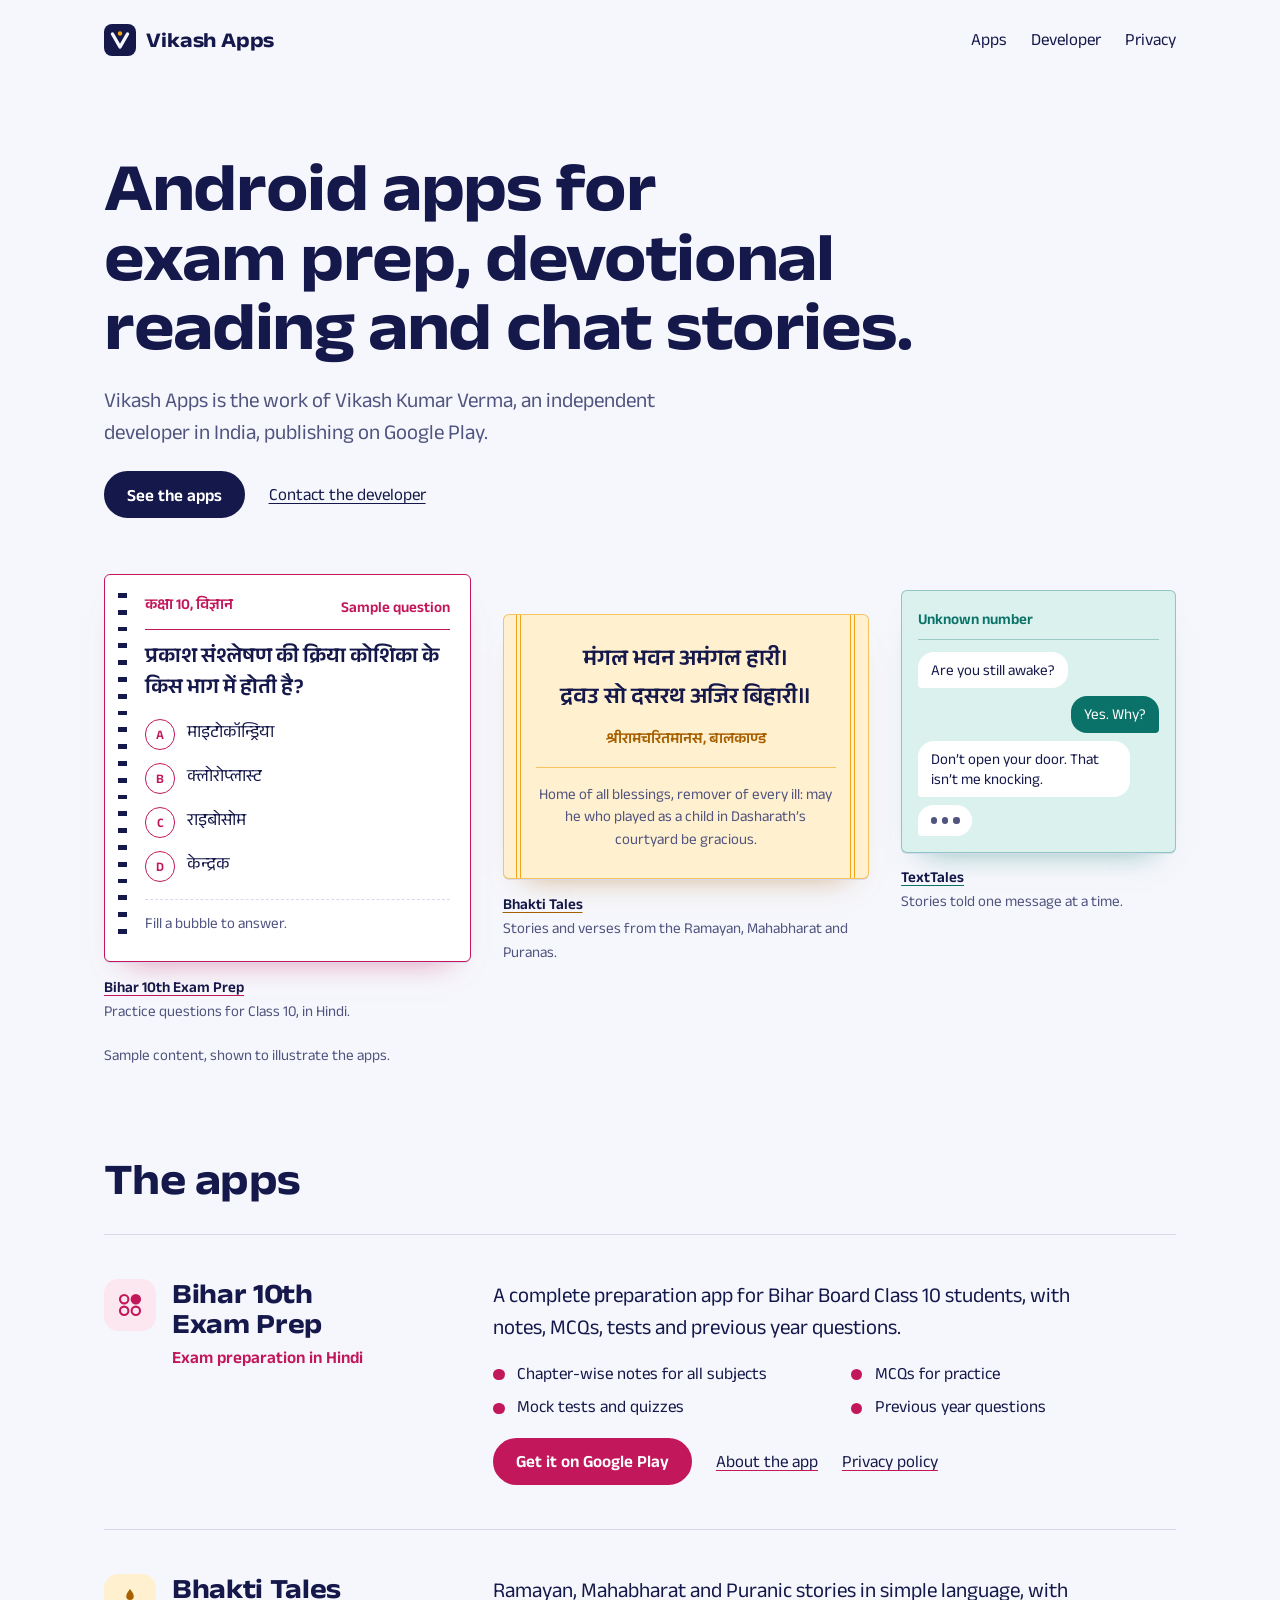
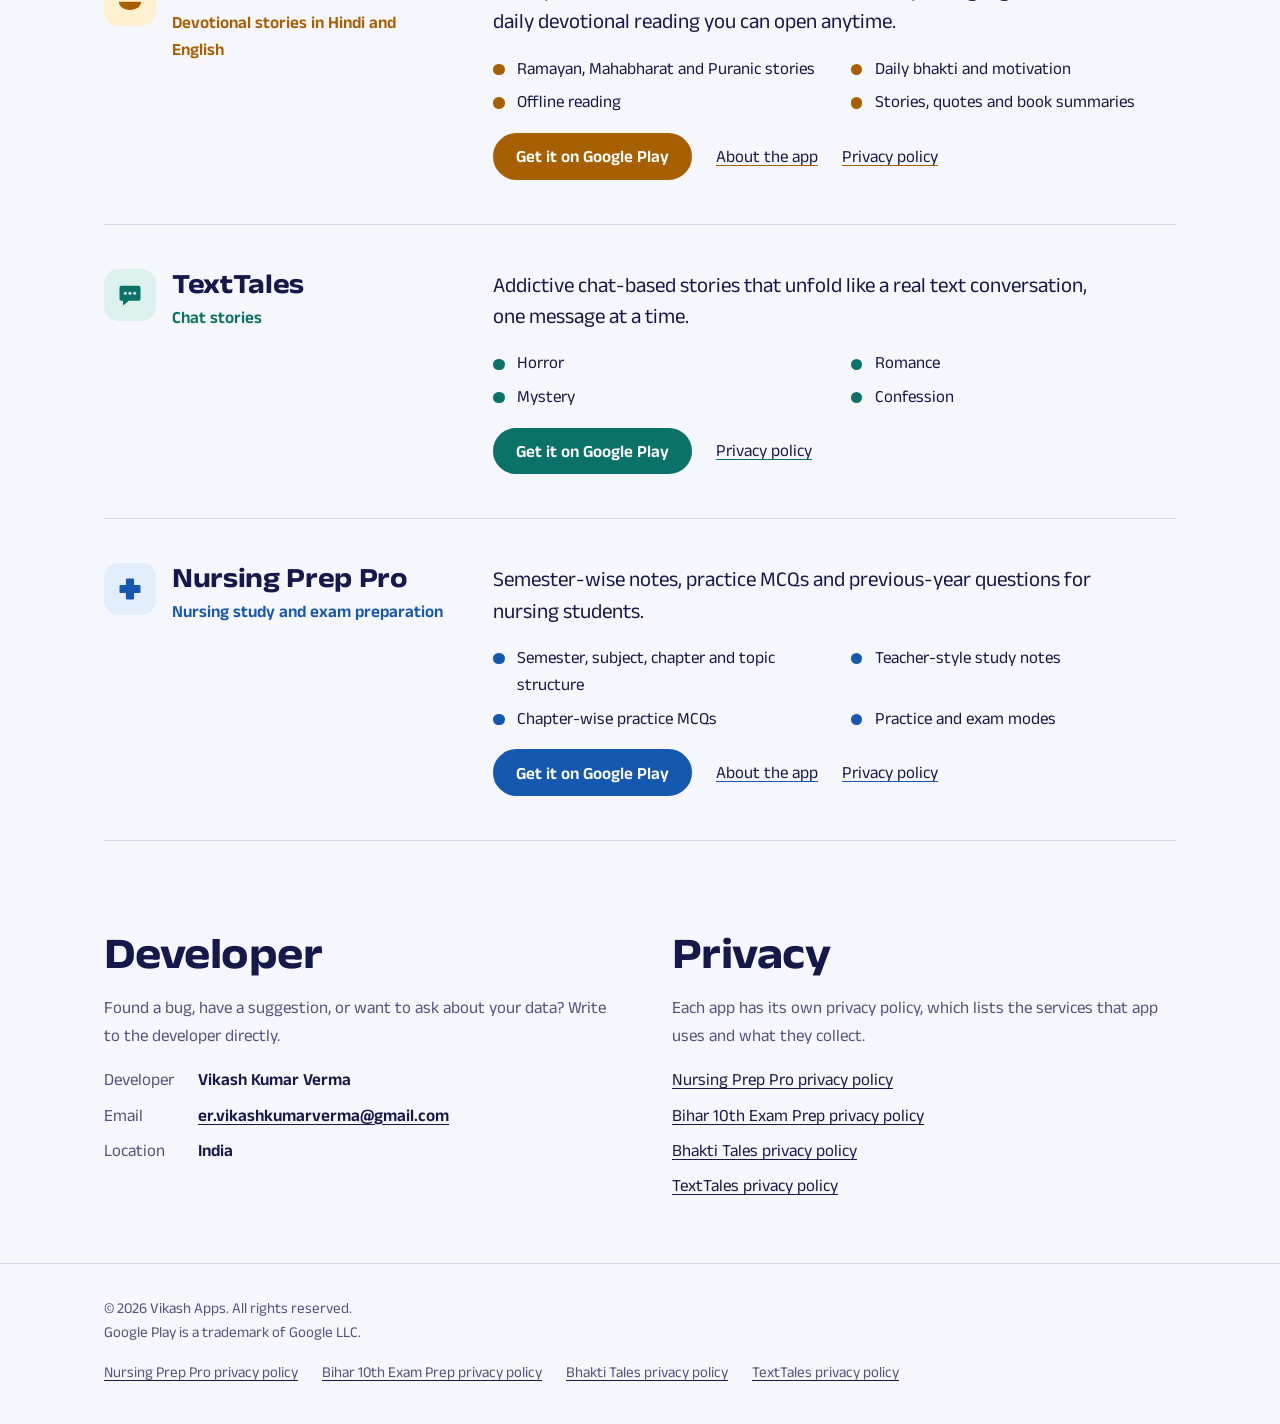
<file: index.html>
<!DOCTYPE html>
<html lang="en">
<head>
<meta charset="UTF-8">
<meta name="viewport" content="width=device-width, initial-scale=1">
<title>Vikash Apps | Android apps by Vikash Kumar Verma</title>
<meta name="description" content="Android apps by Vikash Kumar Verma: Bihar 10th Exam Prep, Bhakti Tales and TextTales chat stories. Free on Google Play.">
<meta name="author" content="Vikash Kumar Verma">
<link rel="canonical" href="https://vikashbhr.github.io/">
<meta property="og:type" content="website">
<meta property="og:site_name" content="Vikash Apps">
<meta property="og:title" content="Vikash Apps">
<meta property="og:description" content="Android apps by Vikash Kumar Verma: Bihar 10th Exam Prep, Bhakti Tales and TextTales chat stories. Free on Google Play.">
<meta property="og:url" content="https://vikashbhr.github.io/">
<meta property="og:image" content="https://vikashbhr.github.io/assets/og.png">
<meta name="twitter:card" content="summary_large_image">
<meta name="theme-color" content="#15184A">
<link rel="icon" href="assets/favicon.svg" type="image/svg+xml">
<link rel="preconnect" href="https://fonts.googleapis.com">
<link rel="preconnect" href="https://fonts.gstatic.com" crossorigin>
<link rel="stylesheet" href="https://fonts.googleapis.com/css2?family=Anek+Devanagari:wdth,wght@75..125,100..800&family=Anek+Latin:wdth,wght@75..125,100..800&display=swap">
<link rel="stylesheet" href="assets/site.css">
</head>
<body>
<a class="skip" href="#main">Skip to content</a>

<header class="wrap site-head">
  <a class="brand" href="index.html"><svg viewBox="0 0 32 32" aria-hidden="true"><rect width="32" height="32" rx="8" style="fill:var(--ink)"/><path d="M8.5 10l7.5 13 7.5-13" fill="none" style="stroke:var(--paper)" stroke-width="3.4" stroke-linecap="round" stroke-linejoin="round"/><circle cx="16" cy="9.5" r="2.2" style="fill:var(--marigold-fill)"/></svg>Vikash Apps</a>
  <nav class="site-nav" aria-label="Site">
    <a href="index.html#apps">Apps</a>
    <a href="index.html#developer">Developer</a>
    <a href="index.html#privacy">Privacy</a>
  </nav>
</header>

<main id="main">
  <section class="wrap hero">
    <h1>Android apps for exam prep, devotional reading and chat stories.</h1>
    <p class="lede">Vikash Apps is the work of Vikash Kumar Verma, an independent developer in India, publishing on Google Play.</p>
    <p class="actions"><a class="btn" href="#apps">See the apps</a><a href="#developer">Contact the developer</a></p>
  </section>

  <section class="wrap" aria-label="A look at each app">
    <div class="desk">
      <figure class="specimen omr" data-app="bihar">
        <div class="sheet">
          <p class="sheet-head"><span lang="hi">कक्षा 10, विज्ञान</span><span>Sample question</span></p>
          <fieldset>
            <legend lang="hi">प्रकाश संश्लेषण की क्रिया कोशिका के किस भाग में होती है?</legend>
            <label><input type="radio" name="q-home" id="q-home-a" value="a"><span class="bubble">A</span><span lang="hi">माइटोकॉन्ड्रिया</span></label>
            <label><input type="radio" name="q-home" id="q-home-b" value="b"><span class="bubble">B</span><span lang="hi">क्लोरोप्लास्ट</span></label>
            <label><input type="radio" name="q-home" id="q-home-c" value="c"><span class="bubble">C</span><span lang="hi">राइबोसोम</span></label>
            <label><input type="radio" name="q-home" id="q-home-d" value="d"><span class="bubble">D</span><span lang="hi">केन्द्रक</span></label>
          </fieldset>
          <p class="omr-result" aria-live="polite">
            <span class="hint">Fill a bubble to answer.</span>
            <span class="right"><span lang="hi">सही उत्तर!</span> Photosynthesis happens in the chloroplast.</span>
            <span class="wrong">Not quite. The answer is B, <span lang="hi">क्लोरोप्लास्ट</span>.</span>
          </p>
        </div>
        <figcaption><a href="apps/bihar-10th/home.html">Bihar 10th Exam Prep</a><br>Practice questions for Class 10, in Hindi.</figcaption>
      </figure>
      <figure class="specimen pothi" data-app="bhakti">
        <div class="sheet">
          <p class="verse" lang="hi">मंगल भवन अमंगल हारी।<br>द्रवउ सो दसरथ अजिर बिहारी॥</p>
          <p class="verse-src" lang="hi">श्रीरामचरितमानस, बालकाण्ड</p>
          <p class="verse-gloss">Home of all blessings, remover of every ill: may he who played as a child in Dasharath’s courtyard be gracious.</p>
        </div>
        <figcaption><a href="apps/bhakti-tales/index.html">Bhakti Tales</a><br>Stories and verses from the Ramayan, Mahabharat and Puranas.</figcaption>
      </figure>
      <figure class="specimen chat" data-app="texttales">
        <div class="sheet">
          <p class="chat-who">Unknown number</p>
          <p class="msg in">Are you still awake?</p>
          <p class="msg out">Yes. Why?</p>
          <p class="msg in">Don’t open your door. That isn’t me knocking.</p>
          <p class="msg in typing" role="img" aria-label="Typing"><i></i><i></i><i></i></p>
        </div>
        <figcaption><a href="https://play.google.com/store/apps/details?id=com.texttales.app" target="_blank" rel="noopener">TextTales</a><br>Stories told one message at a time.</figcaption>
      </figure>
    </div>
    <p class="desk-note small soft">Sample content, shown to illustrate the apps.</p>
  </section>

  <section class="wrap section" id="apps">
    <div class="stack" style="margin-bottom:2rem">
      <h2>The apps</h2>
    </div>

    <article class="app" data-app="bihar">
      <div class="app-id">
        <span class="app-mark"><svg viewBox="0 0 24 24" fill="none" stroke="currentColor" stroke-width="1.8" aria-hidden="true"><circle cx="7" cy="7" r="3.6"/><circle cx="17" cy="7" r="3.6" fill="currentColor"/><circle cx="7" cy="17" r="3.6"/><circle cx="17" cy="17" r="3.6"/></svg></span>
        <div><h3>Bihar 10th Exam Prep</h3><p class="app-kind">Exam preparation in Hindi</p></div>
      </div>
      <div class="app-body">
        <p>A complete preparation app for Bihar Board Class 10 students, with notes, MCQs, tests and previous year questions.</p>
        <ul class="ticks">
          <li>Chapter-wise notes for all subjects</li>
          <li>MCQs for practice</li>
          <li>Mock tests and quizzes</li>
          <li>Previous year questions</li>
        </ul>
        <p class="actions"><a class="btn" href="https://play.google.com/store/apps/details?id=com.technovikash.boardexamprep" target="_blank" rel="noopener">Get it on Google Play</a><a href="apps/bihar-10th/home.html">About the app</a><a href="apps/bihar-10th/index.html">Privacy policy</a></p>
      </div>
    </article>

    <article class="app" data-app="bhakti">
      <div class="app-id">
        <span class="app-mark"><svg viewBox="0 0 24 24" fill="currentColor" aria-hidden="true"><path d="M12 2.5c2.1 2.7 3.2 4.5 3.2 6.2a3.2 3.2 0 0 1-6.4 0c0-1.7 1.1-3.5 3.2-6.2z"/><path d="M2.5 13.5h19c0 4.1-4.2 7-9.5 7s-9.5-2.9-9.5-7z"/></svg></span>
        <div><h3>Bhakti Tales</h3><p class="app-kind">Devotional stories in Hindi and English</p></div>
      </div>
      <div class="app-body">
        <p>Ramayan, Mahabharat and Puranic stories in simple language, with daily devotional reading you can open anytime.</p>
        <ul class="ticks">
          <li>Ramayan, Mahabharat and Puranic stories</li>
          <li>Daily bhakti and motivation</li>
          <li>Offline reading</li>
          <li>Stories, quotes and book summaries</li>
        </ul>
        <p class="actions"><a class="btn" href="https://play.google.com/store/apps/details?id=com.technovikash.bhaktitales" target="_blank" rel="noopener">Get it on Google Play</a><a href="apps/bhakti-tales/index.html">About the app</a><a href="apps/bhakti-tales/privacy-policy.html">Privacy policy</a></p>
      </div>
    </article>

    <article class="app" data-app="texttales">
      <div class="app-id">
        <span class="app-mark"><svg viewBox="0 0 24 24" fill="currentColor" aria-hidden="true"><path d="M4.5 4h15A1.5 1.5 0 0 1 21 5.5v10a1.5 1.5 0 0 1-1.5 1.5H11l-5 4v-4H4.5A1.5 1.5 0 0 1 3 15.5v-10A1.5 1.5 0 0 1 4.5 4z"/><g style="fill:var(--accent-tint)"><circle cx="8" cy="10.5" r="1.3"/><circle cx="12" cy="10.5" r="1.3"/><circle cx="16" cy="10.5" r="1.3"/></g></svg></span>
        <div><h3>TextTales</h3><p class="app-kind">Chat stories</p></div>
      </div>
      <div class="app-body">
        <p>Addictive chat-based stories that unfold like a real text conversation, one message at a time.</p>
        <ul class="ticks">
          <li>Horror</li>
          <li>Romance</li>
          <li>Mystery</li>
          <li>Confession</li>
        </ul>
        <p class="actions"><a class="btn" href="https://play.google.com/store/apps/details?id=com.texttales.app" target="_blank" rel="noopener">Get it on Google Play</a><a href="https://docs.google.com/document/d/e/2PACX-1vSJL7iEeEWvZIRmmM9pY1rdnHehLay3PUbqxiOf6uRe9yVZth0MRmSQ5HEycpHr0QEhHOxhDIHGWDXw/pub" target="_blank" rel="noopener">Privacy policy</a></p>
      </div>
    </article>

    <article class="app" data-app="nursing">
      <div class="app-id">
        <span class="app-mark"><svg viewBox="0 0 24 24" fill="currentColor" aria-hidden="true"><path d="M9.5 3h5a1 1 0 0 1 1 1v4.5H20a1 1 0 0 1 1 1v5a1 1 0 0 1-1 1h-4.5V20a1 1 0 0 1-1 1h-5a1 1 0 0 1-1-1v-4.5H4a1 1 0 0 1-1-1v-5a1 1 0 0 1 1-1h4.5V4a1 1 0 0 1 1-1z"/></svg></span>
        <div><h3>Nursing Prep Pro</h3><p class="app-kind">Nursing study and exam preparation</p></div>
      </div>
      <div class="app-body">
        <p>Semester-wise notes, practice MCQs and previous-year questions for nursing students.</p>
        <ul class="ticks">
          <li>Semester, subject, chapter and topic structure</li>
          <li>Teacher-style study notes</li>
          <li>Chapter-wise practice MCQs</li>
          <li>Practice and exam modes</li>
        </ul>
        <p class="actions"><a class="btn" href="https://play.google.com/store/apps/details?id=com.technovikash.nursingpreppro" target="_blank" rel="noopener noreferrer">Get it on Google Play</a><a href="apps/nursing-prep-pro/index.html">About the app</a><a href="apps/nursing-prep-pro/privacy-policy/index.html">Privacy policy</a></p>
      </div>
    </article>
  </section>

  <section class="wrap section">
    <div class="split">
      <div class="stack" id="developer">
        <h2>Developer</h2>
        <p class="measure soft">Found a bug, have a suggestion, or want to ask about your data? Write to the developer directly.</p>
        <dl class="facts">
        <dt>Developer</dt><dd>Vikash Kumar Verma</dd>
        <dt>Email</dt><dd><a href="mailto:er.vikashkumarverma@gmail.com">er.vikashkumarverma@gmail.com</a></dd>
        <dt>Location</dt><dd>India</dd>
      </dl>
      </div>
      <div class="stack" id="privacy">
        <h2>Privacy</h2>
        <p class="measure soft">Each app has its own privacy policy, which lists the services that app uses and what they collect.</p>
        <ul class="links">
          <li><a href="apps/nursing-prep-pro/privacy-policy/index.html">Nursing Prep Pro privacy policy</a></li>
          <li><a href="apps/bihar-10th/index.html">Bihar 10th Exam Prep privacy policy</a></li>
          <li><a href="apps/bhakti-tales/privacy-policy.html">Bhakti Tales privacy policy</a></li>
          <li><a href="https://docs.google.com/document/d/e/2PACX-1vSJL7iEeEWvZIRmmM9pY1rdnHehLay3PUbqxiOf6uRe9yVZth0MRmSQ5HEycpHr0QEhHOxhDIHGWDXw/pub" target="_blank" rel="noopener">TextTales privacy policy</a></li>
        </ul>
      </div>
    </div>
  </section>
</main>

<footer class="site-foot">
  <div class="wrap">
    <p>© 2026 Vikash Apps. All rights reserved.<br>Google Play is a trademark of Google LLC.</p>
    <ul>
        <li><a href="apps/nursing-prep-pro/privacy-policy/index.html">Nursing Prep Pro privacy policy</a></li>
        <li><a href="apps/bihar-10th/index.html">Bihar 10th Exam Prep privacy policy</a></li>
        <li><a href="apps/bhakti-tales/privacy-policy.html">Bhakti Tales privacy policy</a></li>
        <li><a href="https://docs.google.com/document/d/e/2PACX-1vSJL7iEeEWvZIRmmM9pY1rdnHehLay3PUbqxiOf6uRe9yVZth0MRmSQ5HEycpHr0QEhHOxhDIHGWDXw/pub" target="_blank" rel="noopener">TextTales privacy policy</a></li>
    </ul>
  </div>
</footer>
</body>
</html>
</file>
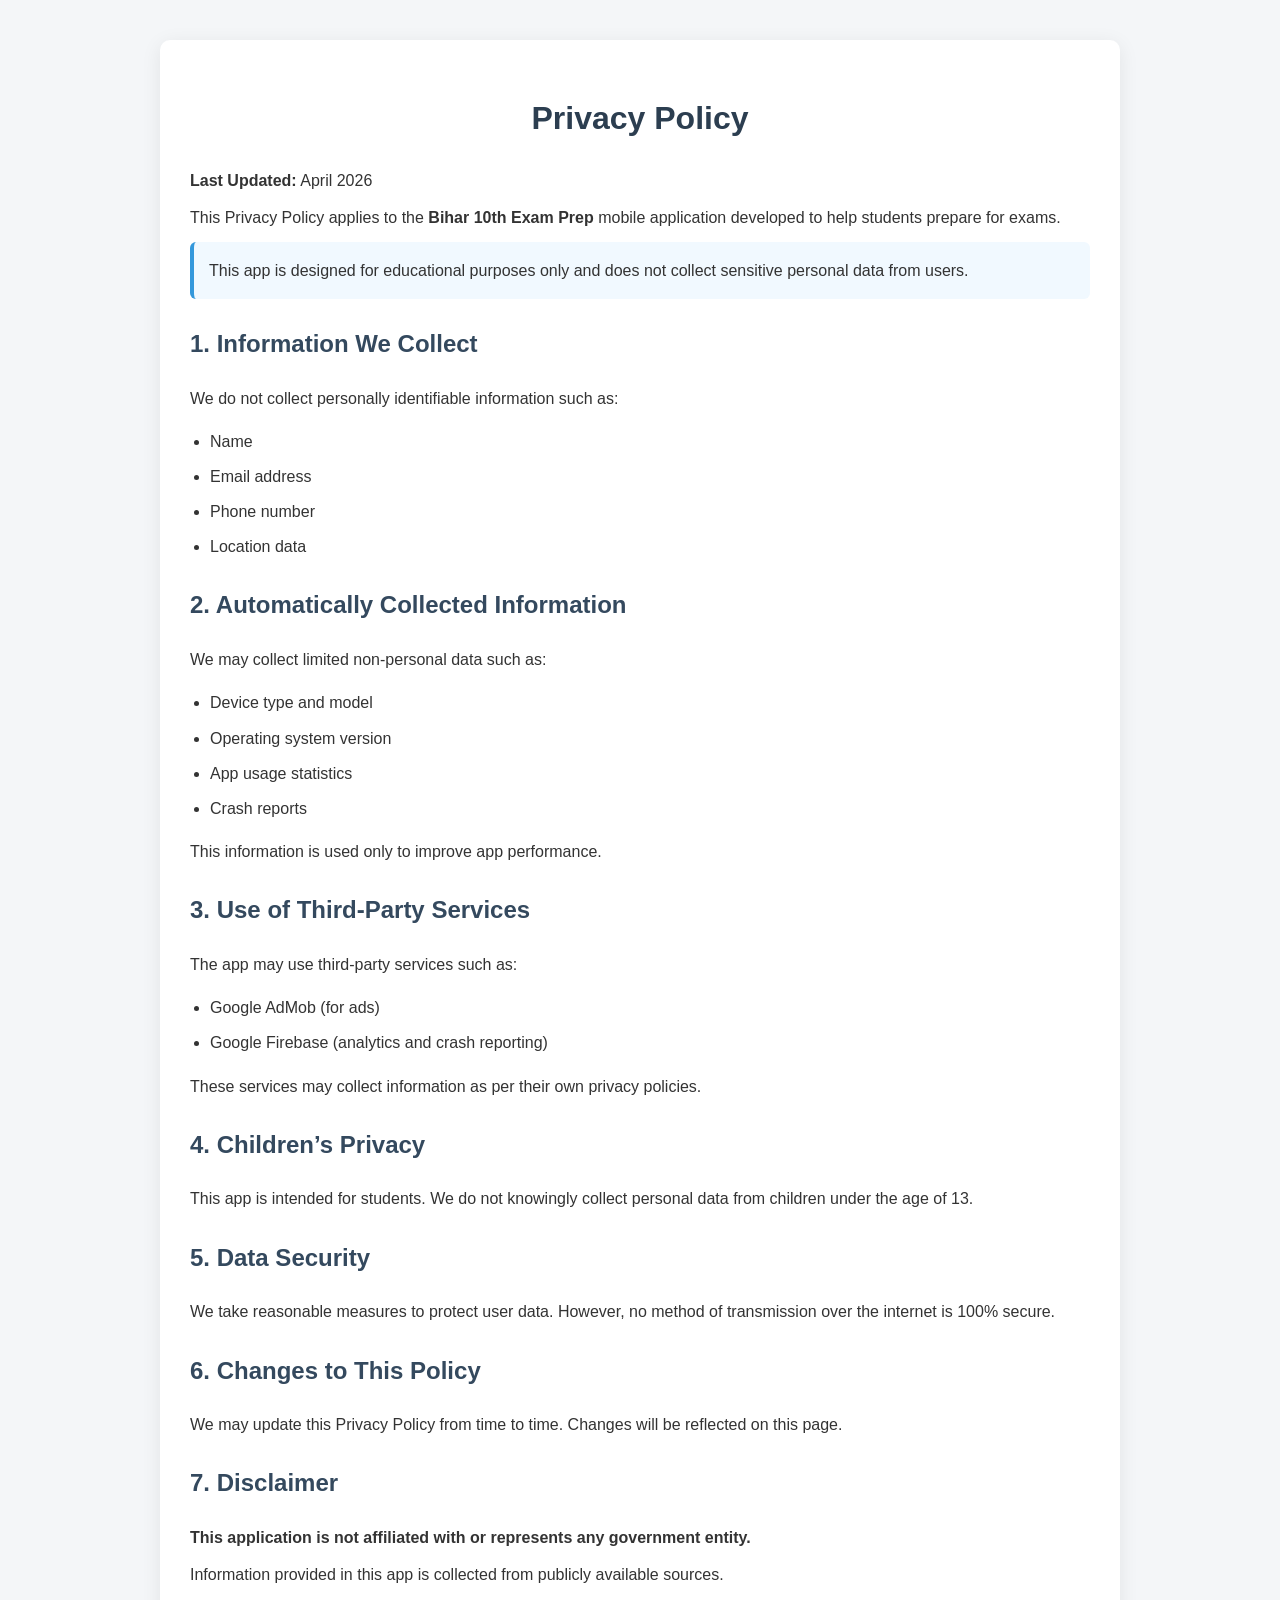
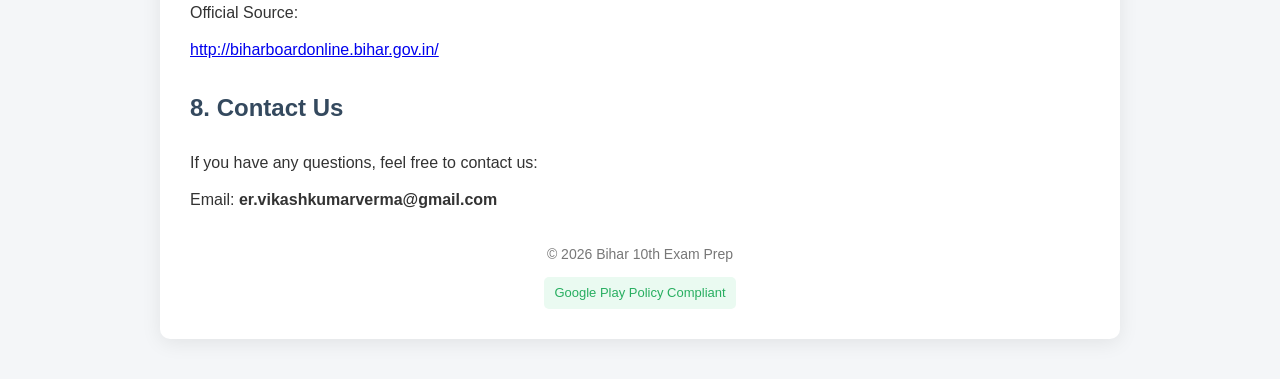
<file: bihar-10th/index.html>
<!DOCTYPE html>
<html lang="en">
<head>
<meta charset="UTF-8">
<meta name="viewport" content="width=device-width, initial-scale=1.0">
<title>Privacy Policy - Bihar 10th Exam Prep</title>

<style>
    body {
        font-family: 'Segoe UI', Arial, sans-serif;
        margin: 0;
        padding: 0;
        background: #f4f6f8;
        color: #333;
        line-height: 1.7;
    }

    .container {
        max-width: 900px;
        margin: 40px auto;
        background: #ffffff;
        padding: 30px;
        border-radius: 10px;
        box-shadow: 0 4px 20px rgba(0,0,0,0.08);
    }

    h1 {
        text-align: center;
        color: #2c3e50;
    }

    h2 {
        color: #34495e;
        margin-top: 25px;
    }

    p {
        margin: 10px 0;
    }

    ul {
        padding-left: 20px;
    }

    li {
        margin-bottom: 8px;
    }

    .highlight {
        background: #f1f9ff;
        padding: 15px;
        border-left: 4px solid #3498db;
        border-radius: 6px;
    }

    .footer {
        margin-top: 30px;
        font-size: 14px;
        color: #777;
        text-align: center;
    }

    .badge {
        display: inline-block;
        padding: 5px 10px;
        background: #eafaf1;
        color: #27ae60;
        border-radius: 5px;
        font-size: 13px;
        margin-top: 10px;
    }
</style>

</head>

<body>

<div class="container">

<h1>Privacy Policy</h1>

<p><strong>Last Updated:</strong> April 2026</p>

<p>This Privacy Policy applies to the <strong>Bihar 10th Exam Prep</strong> mobile application developed to help students prepare for exams.</p>

<div class="highlight">
This app is designed for educational purposes only and does not collect sensitive personal data from users.
</div>

<h2>1. Information We Collect</h2>

<p>We do not collect personally identifiable information such as:</p>

<ul>
<li>Name</li>
<li>Email address</li>
<li>Phone number</li>
<li>Location data</li>
</ul>

<h2>2. Automatically Collected Information</h2>

<p>We may collect limited non-personal data such as:</p>

<ul>
<li>Device type and model</li>
<li>Operating system version</li>
<li>App usage statistics</li>
<li>Crash reports</li>
</ul>

<p>This information is used only to improve app performance.</p>

<h2>3. Use of Third-Party Services</h2>

<p>The app may use third-party services such as:</p>

<ul>
<li>Google AdMob (for ads)</li>
<li>Google Firebase (analytics and crash reporting)</li>
</ul>

<p>These services may collect information as per their own privacy policies.</p>

<h2>4. Children’s Privacy</h2>

<p>This app is intended for students. We do not knowingly collect personal data from children under the age of 13.</p>

<h2>5. Data Security</h2>

<p>We take reasonable measures to protect user data. However, no method of transmission over the internet is 100% secure.</p>

<h2>6. Changes to This Policy</h2>

<p>We may update this Privacy Policy from time to time. Changes will be reflected on this page.</p>

<h2>7. Disclaimer</h2>

<p><strong>This application is not affiliated with or represents any government entity.</strong></p>

<p>Information provided in this app is collected from publicly available sources.</p>

<p>Official Source:</p>
<p><a href="http://biharboardonline.bihar.gov.in/" target="_blank">http://biharboardonline.bihar.gov.in/</a></p>

<h2>8. Contact Us</h2>

<p>If you have any questions, feel free to contact us:</p>

<p>Email: <strong>er.vikashkumarverma@gmail.com</strong></p>

<div class="footer">
© 2026 Bihar 10th Exam Prep
<br>
<span class="badge">Google Play Policy Compliant</span>
</div>

</div>

</body>
</html>
</file>
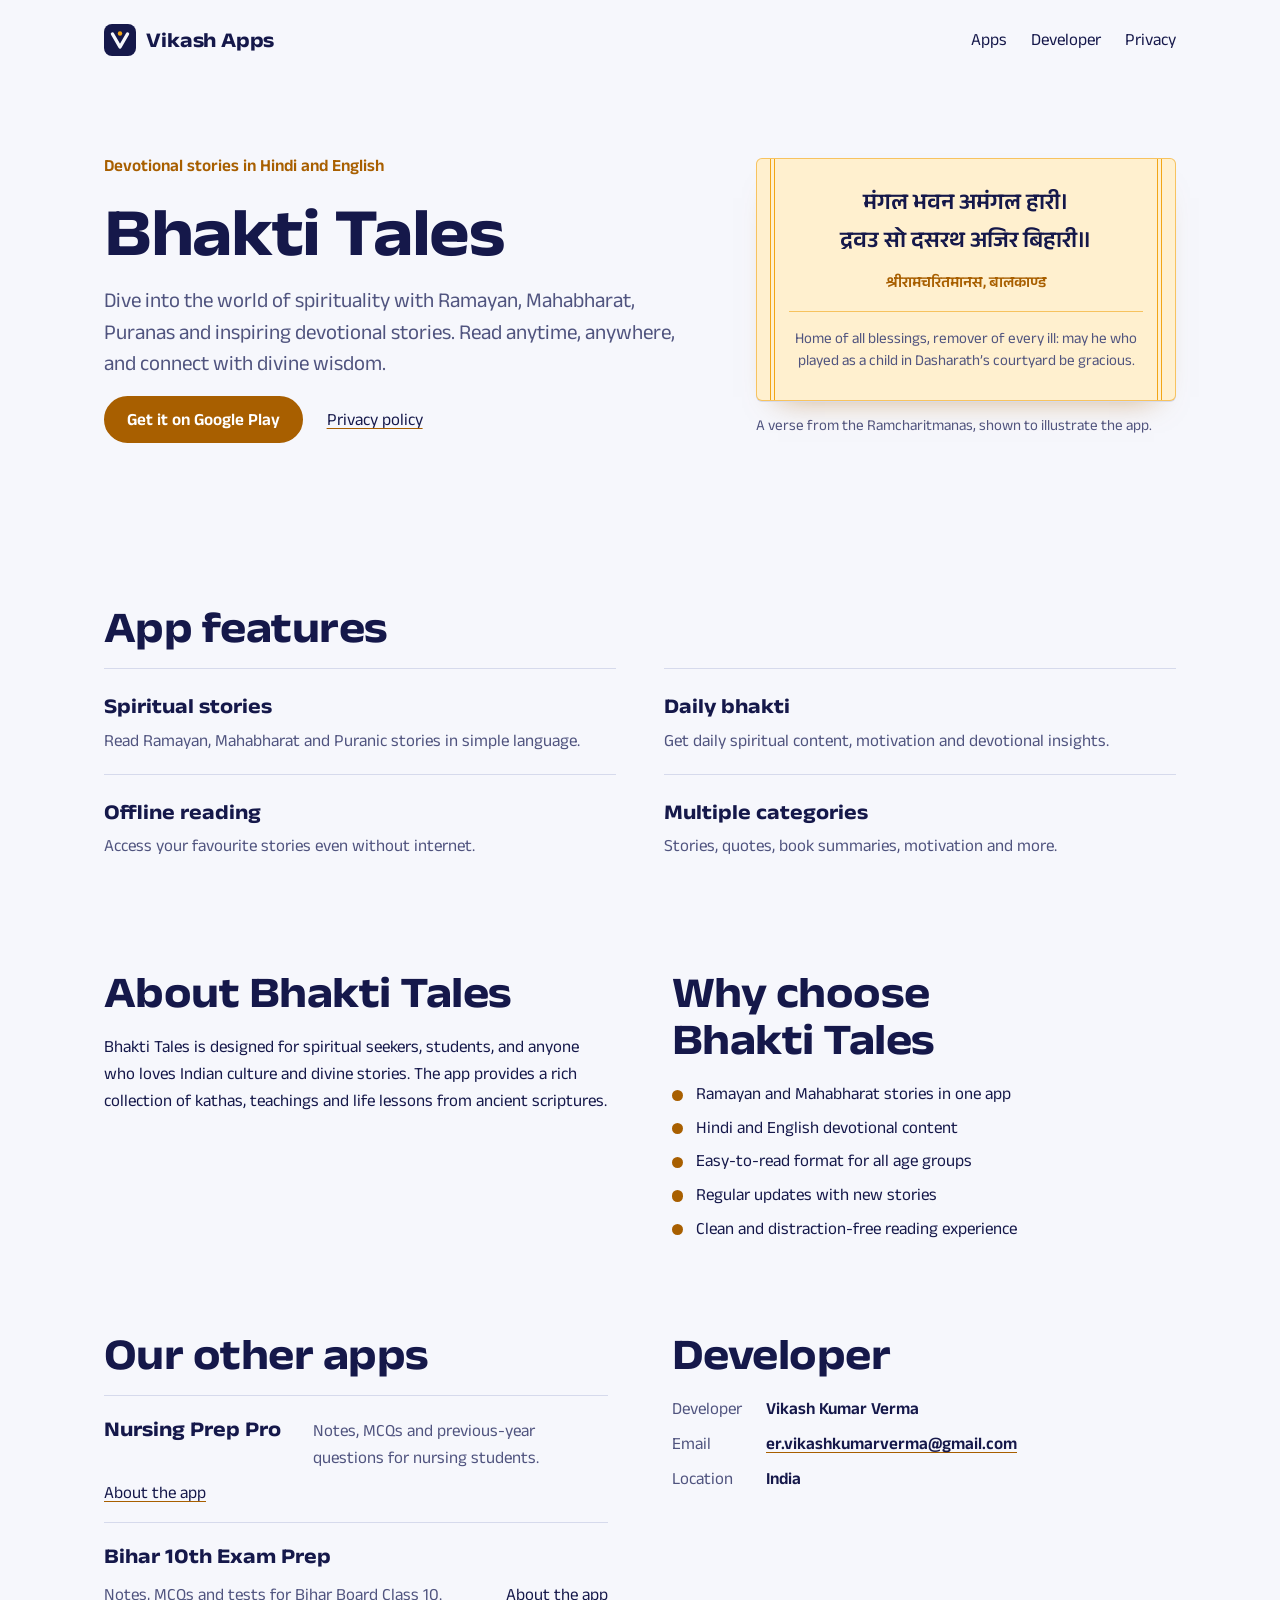
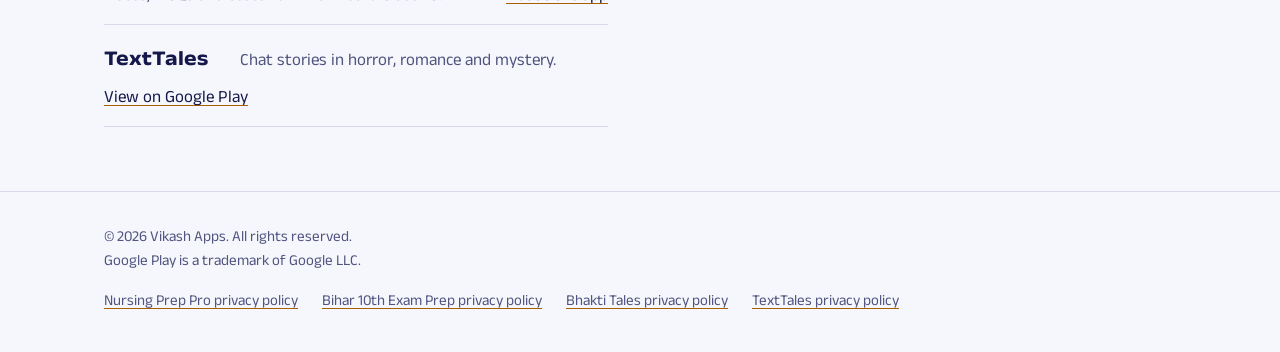
<file: apps/bhakti-tales/index.html>
<!DOCTYPE html>
<html lang="en">
<head>
<meta charset="UTF-8">
<meta name="viewport" content="width=device-width, initial-scale=1">
<title>Bhakti Tales App – Read Spiritual Stories, Ramayan, Mahabharat Kathas</title>
<meta name="description" content="Bhakti Tales is a devotional storytelling app with Ramayan, Mahabharat, Puranas, motivational stories, and spiritual content in Hindi &amp; English. Read anytime, anywhere.">
<meta name="author" content="Vikash Kumar Verma">
<link rel="canonical" href="https://vikashbhr.github.io/apps/bhakti-tales/">
<meta property="og:type" content="website">
<meta property="og:site_name" content="Vikash Apps">
<meta property="og:title" content="Bhakti Tales App – Spiritual Stories & Kathas">
<meta property="og:description" content="Bhakti Tales is a devotional storytelling app with Ramayan, Mahabharat, Puranas, motivational stories, and spiritual content in Hindi &amp; English. Read anytime, anywhere.">
<meta property="og:url" content="https://vikashbhr.github.io/apps/bhakti-tales/">
<meta property="og:image" content="https://vikashbhr.github.io/assets/og.png">
<meta name="twitter:card" content="summary_large_image">
<meta name="theme-color" content="#15184A">
<link rel="icon" href="../../assets/favicon.svg" type="image/svg+xml">
<link rel="preconnect" href="https://fonts.googleapis.com">
<link rel="preconnect" href="https://fonts.gstatic.com" crossorigin>
<link rel="stylesheet" href="https://fonts.googleapis.com/css2?family=Anek+Devanagari:wdth,wght@75..125,100..800&family=Anek+Latin:wdth,wght@75..125,100..800&display=swap">
<link rel="stylesheet" href="../../assets/site.css">
</head>
<body data-app="bhakti">
<a class="skip" href="#main">Skip to content</a>

<header class="wrap site-head">
  <a class="brand" href="../../index.html"><svg viewBox="0 0 32 32" aria-hidden="true"><rect width="32" height="32" rx="8" style="fill:var(--ink)"/><path d="M8.5 10l7.5 13 7.5-13" fill="none" style="stroke:var(--paper)" stroke-width="3.4" stroke-linecap="round" stroke-linejoin="round"/><circle cx="16" cy="9.5" r="2.2" style="fill:var(--marigold-fill)"/></svg>Vikash Apps</a>
  <nav class="site-nav" aria-label="Site">
    <a href="../../index.html#apps">Apps</a>
    <a href="../../index.html#developer">Developer</a>
    <a href="../../index.html#privacy">Privacy</a>
  </nav>
</header>

<main id="main">
  <section class="wrap page-hero">
    <div class="stack">
      <p class="kicker">Devotional stories in Hindi and English</p>
      <h1>Bhakti Tales</h1>
      <p class="lede">Dive into the world of spirituality with Ramayan, Mahabharat, Puranas and inspiring devotional stories. Read anytime, anywhere, and connect with divine wisdom.</p>
      <p class="actions"><a class="btn" href="https://play.google.com/store/apps/details?id=com.technovikash.bhaktitales" target="_blank" rel="noopener">Get it on Google Play</a><a href="privacy-policy.html">Privacy policy</a></p>
    </div>
    <figure class="specimen pothi" data-app="bhakti">
        <div class="sheet">
          <p class="verse" lang="hi">मंगल भवन अमंगल हारी।<br>द्रवउ सो दसरथ अजिर बिहारी॥</p>
          <p class="verse-src" lang="hi">श्रीरामचरितमानस, बालकाण्ड</p>
          <p class="verse-gloss">Home of all blessings, remover of every ill: may he who played as a child in Dasharath’s courtyard be gracious.</p>
        </div>
        <figcaption>A verse from the Ramcharitmanas, shown to illustrate the app.</figcaption>
      </figure>
  </section>

  <section class="wrap section">
    <div class="stack">
      <h2>App features</h2>
      <dl class="features">
        <div><dt>Spiritual stories</dt><dd>Read Ramayan, Mahabharat and Puranic stories in simple language.</dd></div>
        <div><dt>Daily bhakti</dt><dd>Get daily spiritual content, motivation and devotional insights.</dd></div>
        <div><dt>Offline reading</dt><dd>Access your favourite stories even without internet.</dd></div>
        <div><dt>Multiple categories</dt><dd>Stories, quotes, book summaries, motivation and more.</dd></div>
      </dl>
    </div>
  </section>

  <section class="wrap section">
    <div class="split">
      <div class="stack">
        <h2>About Bhakti Tales</h2>
        <p>Bhakti Tales is designed for spiritual seekers, students, and anyone who loves Indian culture and divine stories. The app provides a rich collection of kathas, teachings and life lessons from ancient scriptures.</p>
      </div>
      <div class="stack">
        <h2>Why choose Bhakti Tales</h2>
        <ul class="ticks" style="grid-template-columns:1fr">
          <li>Ramayan and Mahabharat stories in one app</li>
          <li>Hindi and English devotional content</li>
          <li>Easy-to-read format for all age groups</li>
          <li>Regular updates with new stories</li>
          <li>Clean and distraction-free reading experience</li>
        </ul>
      </div>
    </div>
  </section>

  <section class="wrap section">
    <div class="split">
      <div class="stack">
        <h2>Our other apps</h2>
        <ul class="other">
          <li><strong>Nursing Prep Pro</strong><span>Notes, MCQs and previous-year questions for nursing students.</span><a href="../../apps/nursing-prep-pro/index.html">About the app</a></li>
          <li><strong>Bihar 10th Exam Prep</strong><span>Notes, MCQs and tests for Bihar Board Class 10.</span><a href="../../apps/bihar-10th/home.html">About the app</a></li>
          <li><strong>TextTales</strong><span>Chat stories in horror, romance and mystery.</span><a href="https://play.google.com/store/apps/details?id=com.texttales.app" target="_blank" rel="noopener">View on Google Play</a></li>
        </ul>
      </div>
      <div class="stack">
        <h2>Developer</h2>
        <dl class="facts">
        <dt>Developer</dt><dd>Vikash Kumar Verma</dd>
        <dt>Email</dt><dd><a href="mailto:er.vikashkumarverma@gmail.com">er.vikashkumarverma@gmail.com</a></dd>
        <dt>Location</dt><dd>India</dd>
      </dl>
      </div>
    </div>
  </section>
</main>

<footer class="site-foot">
  <div class="wrap">
    <p>© 2026 Vikash Apps. All rights reserved.<br>Google Play is a trademark of Google LLC.</p>
    <ul>
        <li><a href="../../apps/nursing-prep-pro/privacy-policy/index.html">Nursing Prep Pro privacy policy</a></li>
        <li><a href="../../apps/bihar-10th/index.html">Bihar 10th Exam Prep privacy policy</a></li>
        <li><a href="../../apps/bhakti-tales/privacy-policy.html">Bhakti Tales privacy policy</a></li>
        <li><a href="https://docs.google.com/document/d/e/2PACX-1vSJL7iEeEWvZIRmmM9pY1rdnHehLay3PUbqxiOf6uRe9yVZth0MRmSQ5HEycpHr0QEhHOxhDIHGWDXw/pub" target="_blank" rel="noopener">TextTales privacy policy</a></li>
    </ul>
  </div>
</footer>
</body>
</html>
</file>
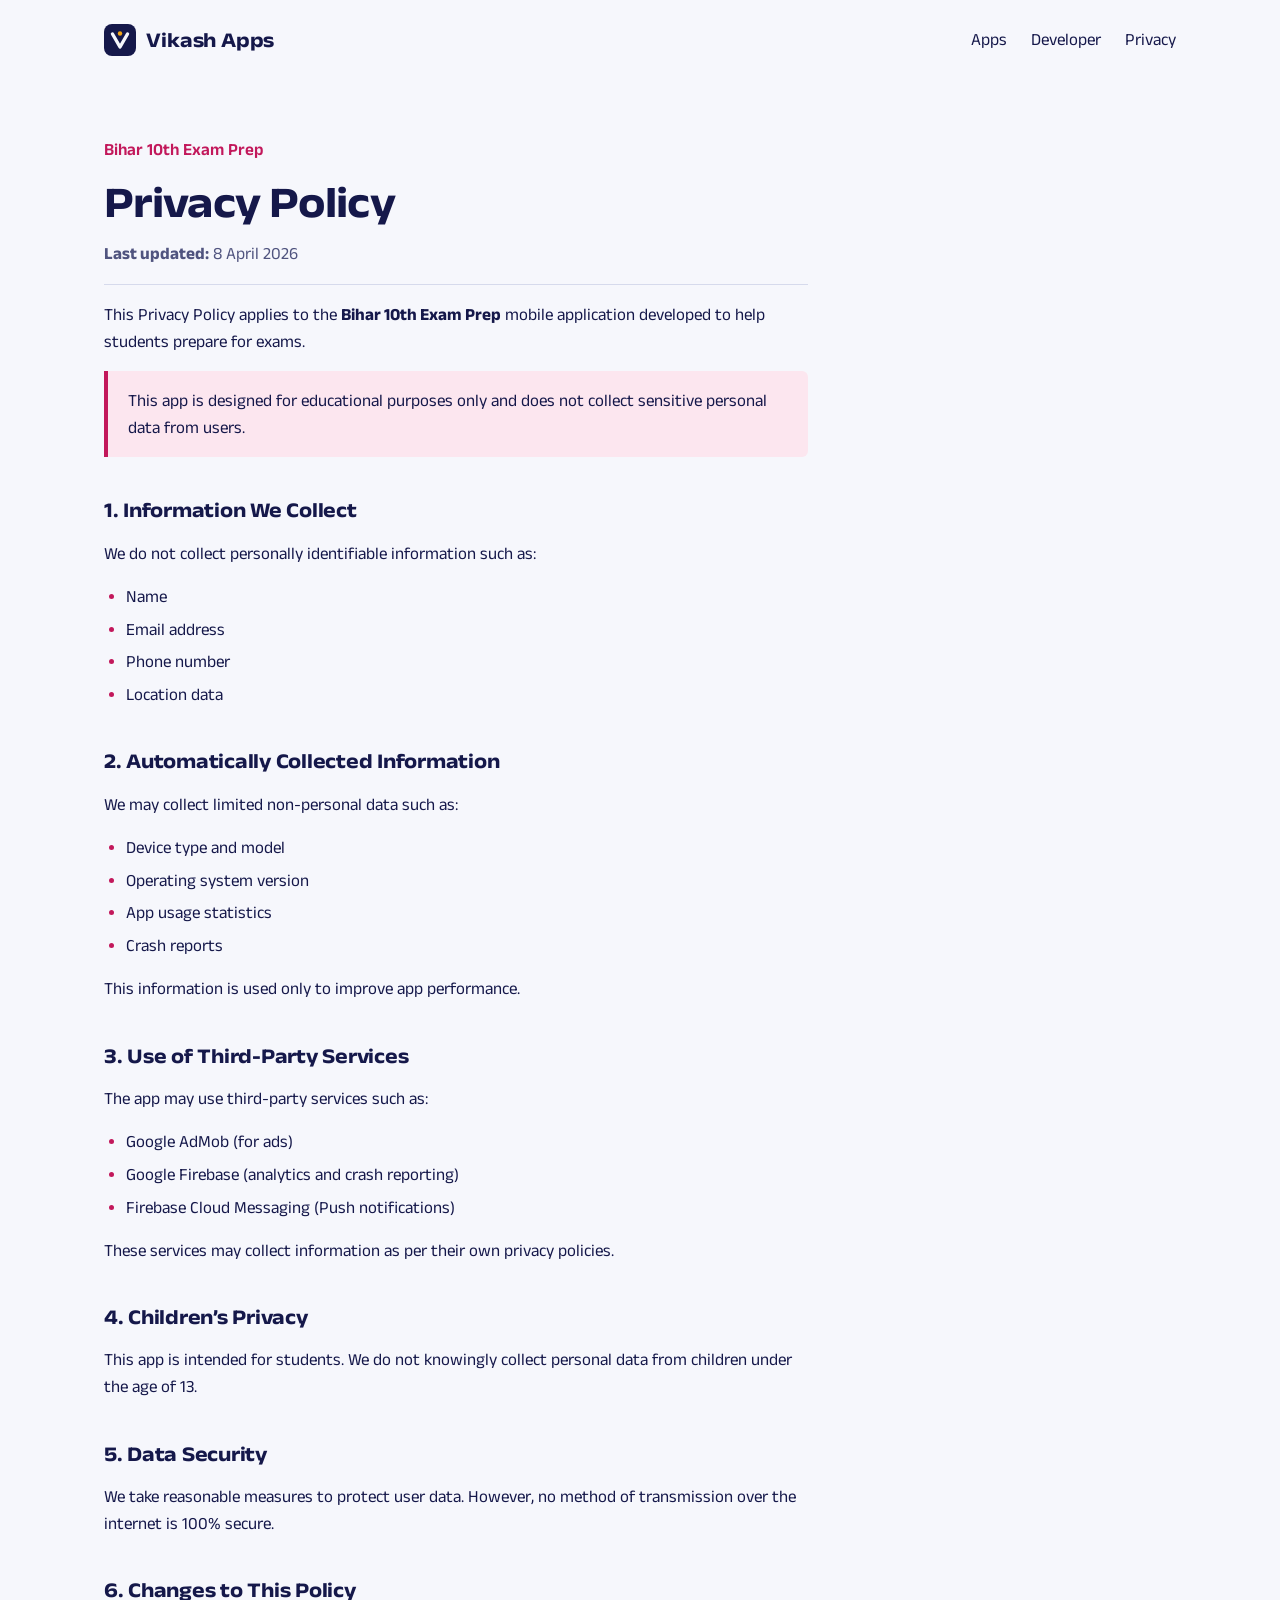
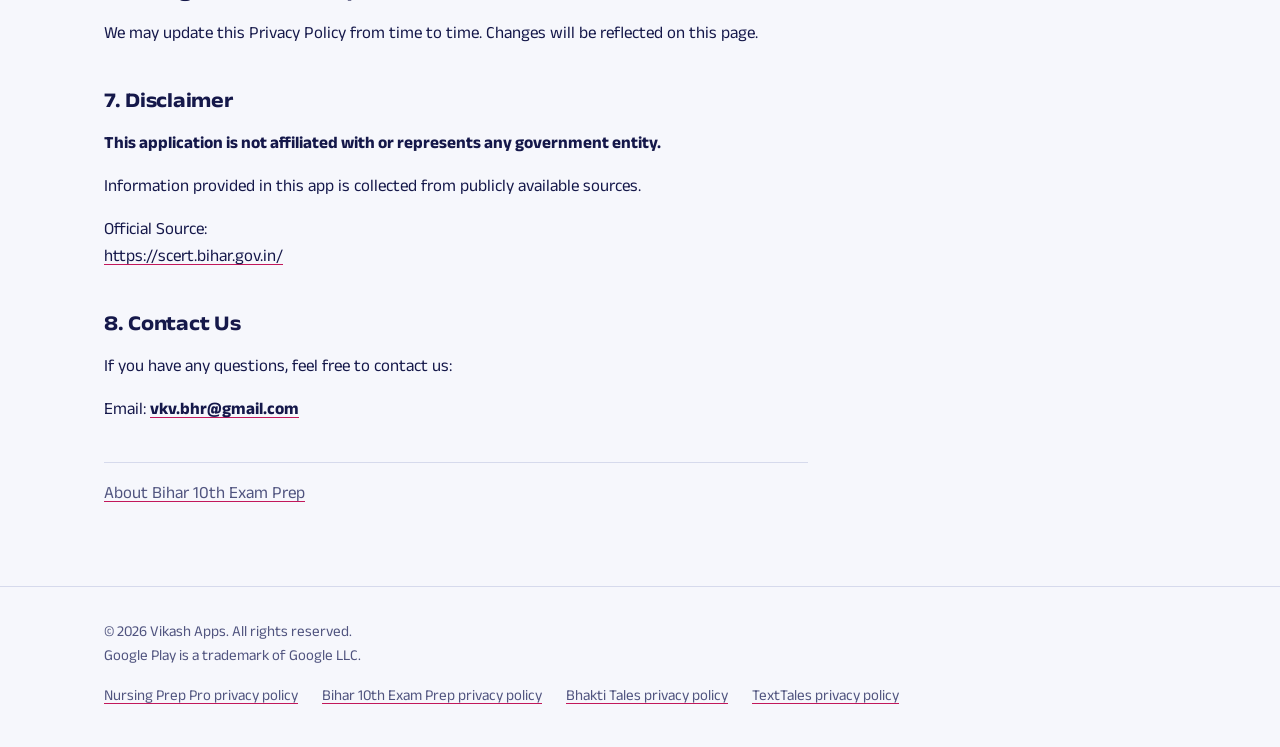
<file: apps/bihar-10th/index.html>
<!DOCTYPE html>
<html lang="en">
<head>
<meta charset="UTF-8">
<meta name="viewport" content="width=device-width, initial-scale=1">
<title>Privacy Policy - Bihar 10th Exam Prep</title>
<meta name="description" content="Privacy Policy for the Bihar 10th Exam Prep app: what information the app collects, the third-party services it uses, and how to contact the developer.">
<meta name="author" content="Vikash Kumar Verma">
<link rel="canonical" href="https://vikashbhr.github.io/apps/bihar-10th/">
<meta property="og:type" content="website">
<meta property="og:site_name" content="Vikash Apps">
<meta property="og:title" content="Privacy Policy - Bihar 10th Exam Prep">
<meta property="og:description" content="Privacy Policy for the Bihar 10th Exam Prep app: what information the app collects, the third-party services it uses, and how to contact the developer.">
<meta property="og:url" content="https://vikashbhr.github.io/apps/bihar-10th/">
<meta property="og:image" content="https://vikashbhr.github.io/assets/og.png">
<meta name="twitter:card" content="summary_large_image">
<meta name="theme-color" content="#15184A">
<link rel="icon" href="../../assets/favicon.svg" type="image/svg+xml">
<link rel="preconnect" href="https://fonts.googleapis.com">
<link rel="preconnect" href="https://fonts.gstatic.com" crossorigin>
<link rel="stylesheet" href="https://fonts.googleapis.com/css2?family=Anek+Devanagari:wdth,wght@75..125,100..800&family=Anek+Latin:wdth,wght@75..125,100..800&display=swap">
<link rel="stylesheet" href="../../assets/site.css">
</head>
<body data-app="bihar">
<a class="skip" href="#main">Skip to content</a>

<header class="wrap site-head">
  <a class="brand" href="../../index.html"><svg viewBox="0 0 32 32" aria-hidden="true"><rect width="32" height="32" rx="8" style="fill:var(--ink)"/><path d="M8.5 10l7.5 13 7.5-13" fill="none" style="stroke:var(--paper)" stroke-width="3.4" stroke-linecap="round" stroke-linejoin="round"/><circle cx="16" cy="9.5" r="2.2" style="fill:var(--marigold-fill)"/></svg>Vikash Apps</a>
  <nav class="site-nav" aria-label="Site">
    <a href="../../index.html#apps">Apps</a>
    <a href="../../index.html#developer">Developer</a>
    <a href="../../index.html#privacy">Privacy</a>
  </nav>
</header>

<main id="main">
  <article class="wrap">
    <div class="doc">
      <p class="kicker">Bihar 10th Exam Prep</p>
      <h1>Privacy Policy</h1>
      <p class="doc-meta"><strong>Last updated:</strong> 8 April 2026</p>

      <p>This Privacy Policy applies to the <strong>Bihar 10th Exam Prep</strong> mobile application developed to help students prepare for exams.</p>

      <p class="notice">This app is designed for educational purposes only and does not collect sensitive personal data from users.</p>

      <h2>1. Information We Collect</h2>
      <p>We do not collect personally identifiable information such as:</p>
      <ul>
        <li>Name</li>
        <li>Email address</li>
        <li>Phone number</li>
        <li>Location data</li>
      </ul>

      <h2>2. Automatically Collected Information</h2>
      <p>We may collect limited non-personal data such as:</p>
      <ul>
        <li>Device type and model</li>
        <li>Operating system version</li>
        <li>App usage statistics</li>
        <li>Crash reports</li>
      </ul>
      <p>This information is used only to improve app performance.</p>

      <h2>3. Use of Third-Party Services</h2>
      <p>The app may use third-party services such as:</p>
      <ul>
        <li>Google AdMob (for ads)</li>
        <li>Google Firebase (analytics and crash reporting)</li>
        <li>Firebase Cloud Messaging (Push notifications)</li>
      </ul>
      <p>These services may collect information as per their own privacy policies.</p>

      <h2>4. Children’s Privacy</h2>
      <p>This app is intended for students. We do not knowingly collect personal data from children under the age of 13.</p>

      <h2>5. Data Security</h2>
      <p>We take reasonable measures to protect user data. However, no method of transmission over the internet is 100% secure.</p>

      <h2>6. Changes to This Policy</h2>
      <p>We may update this Privacy Policy from time to time. Changes will be reflected on this page.</p>

      <h2>7. Disclaimer</h2>
      <p><strong>This application is not affiliated with or represents any government entity.</strong></p>
      <p>Information provided in this app is collected from publicly available sources.</p>
      <p>Official Source:<br><a href="https://scert.bihar.gov.in/" target="_blank" rel="noopener">https://scert.bihar.gov.in/</a></p>

      <h2>8. Contact Us</h2>
      <p>If you have any questions, feel free to contact us:</p>
      <p>Email: <strong><a href="mailto:vkv.bhr@gmail.com">vkv.bhr@gmail.com</a></strong></p>

      <p class="doc-meta" style="border-bottom:0;border-top:1px solid var(--rule);padding-top:1rem;margin-top:1.5rem"><a href="home.html">About Bihar 10th Exam Prep</a></p>
    </div>
  </article>
</main>

<footer class="site-foot">
  <div class="wrap">
    <p>© 2026 Vikash Apps. All rights reserved.<br>Google Play is a trademark of Google LLC.</p>
    <ul>
        <li><a href="../../apps/nursing-prep-pro/privacy-policy/index.html">Nursing Prep Pro privacy policy</a></li>
        <li><a href="../../apps/bihar-10th/index.html">Bihar 10th Exam Prep privacy policy</a></li>
        <li><a href="../../apps/bhakti-tales/privacy-policy.html">Bhakti Tales privacy policy</a></li>
        <li><a href="https://docs.google.com/document/d/e/2PACX-1vSJL7iEeEWvZIRmmM9pY1rdnHehLay3PUbqxiOf6uRe9yVZth0MRmSQ5HEycpHr0QEhHOxhDIHGWDXw/pub" target="_blank" rel="noopener">TextTales privacy policy</a></li>
    </ul>
  </div>
</footer>
</body>
</html>
</file>
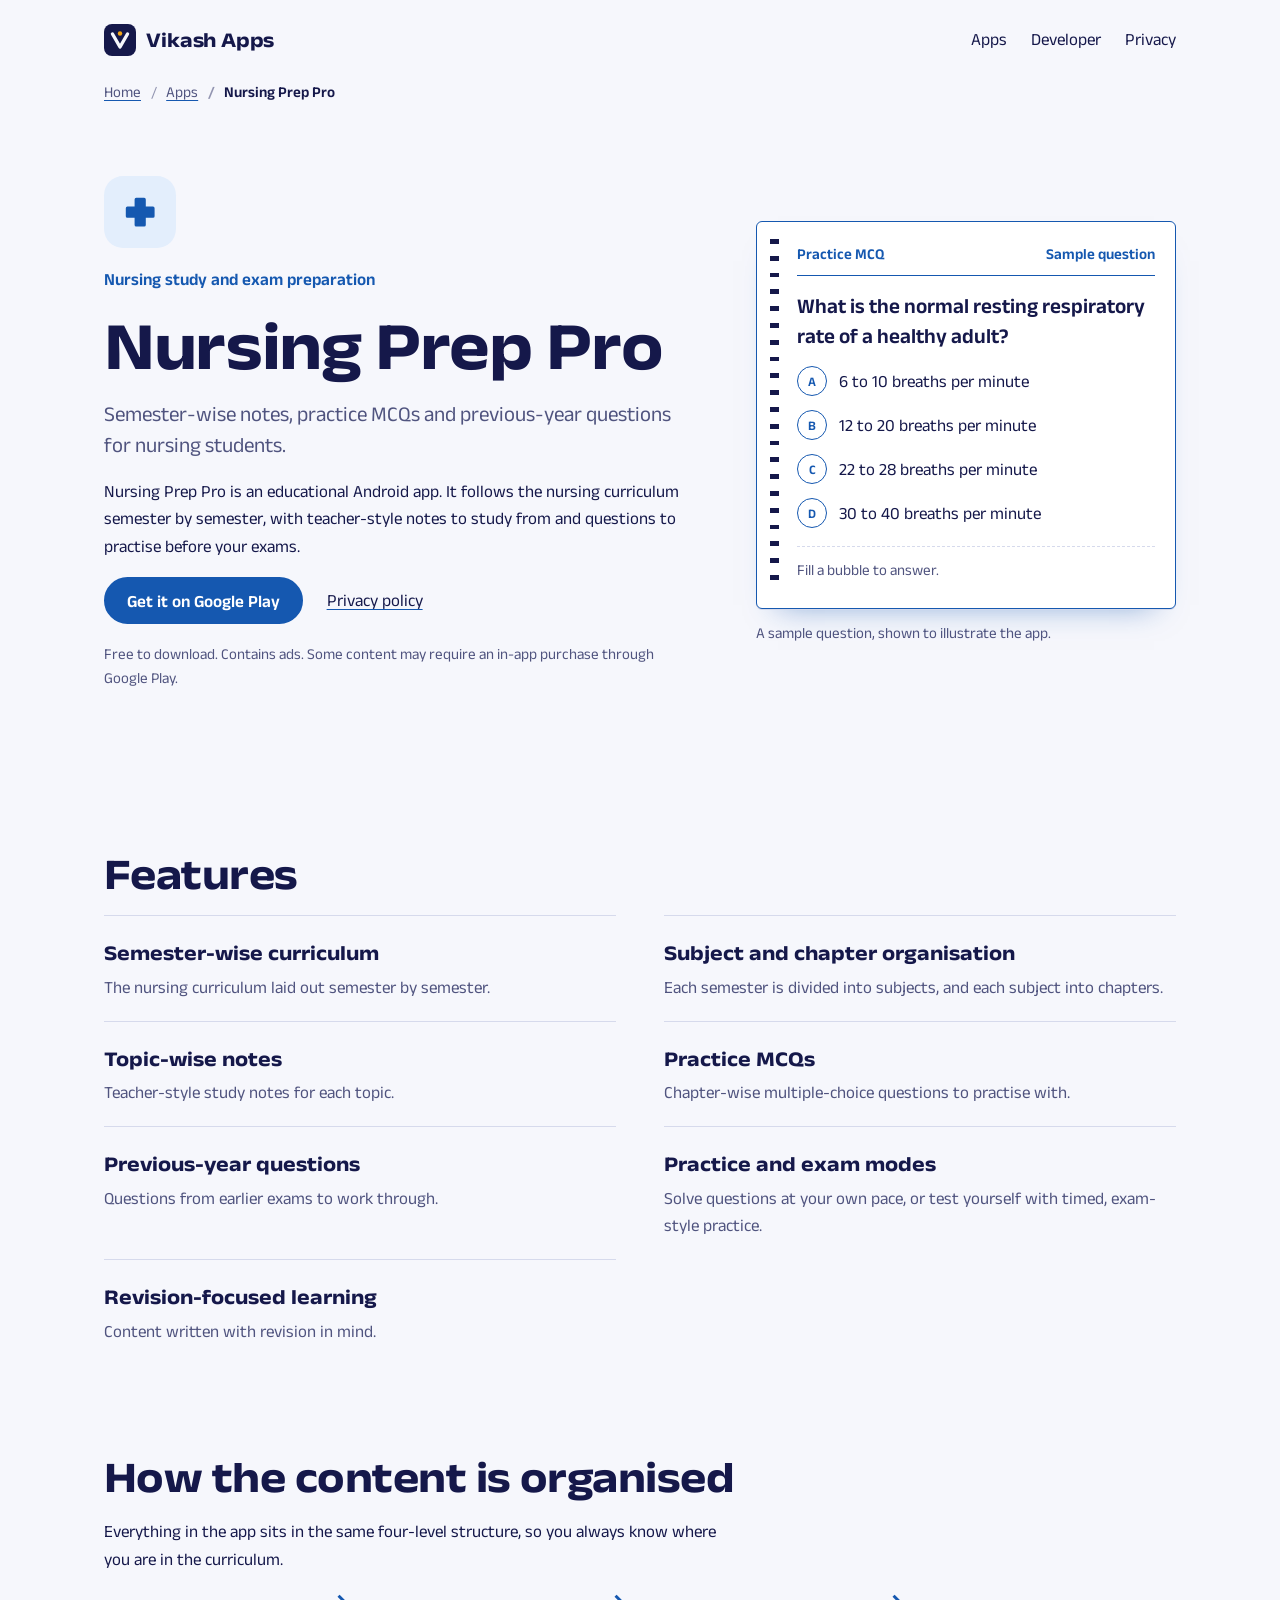
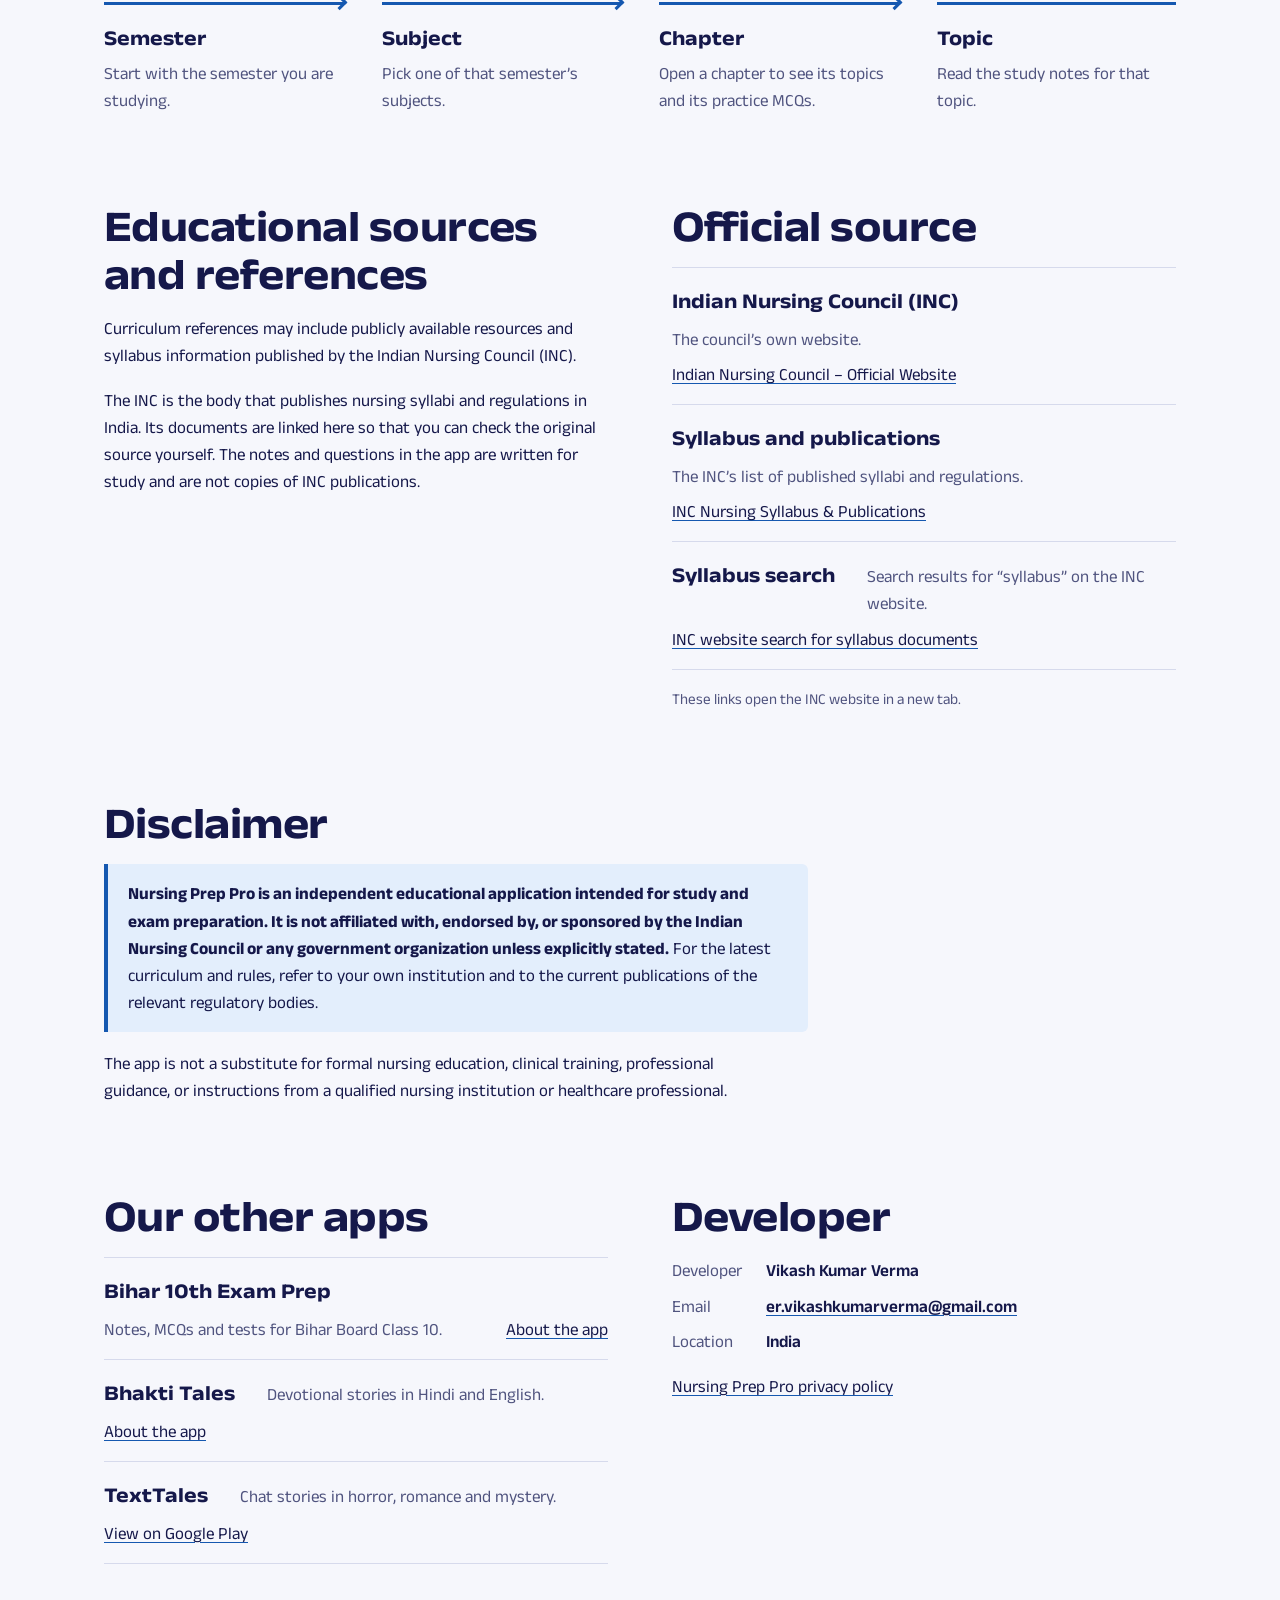
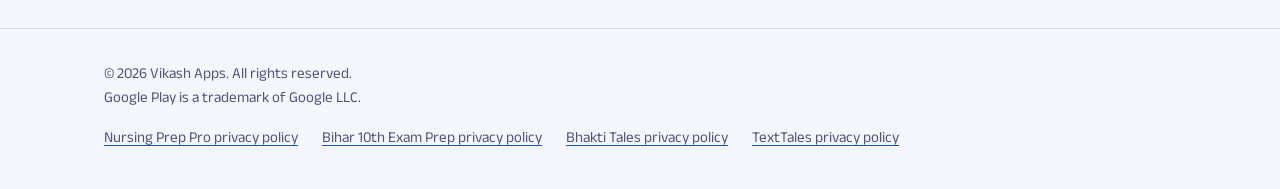
<file: apps/nursing-prep-pro/index.html>
<!DOCTYPE html>
<html lang="en">
<head>
<meta charset="UTF-8">
<meta name="viewport" content="width=device-width, initial-scale=1">
<title>Nursing Prep Pro | Nursing Notes, MCQs &amp; Exam Preparation</title>
<meta name="description" content="Nursing Prep Pro is an educational app for nursing students with semester-wise curriculum, notes, MCQs, previous-year questions and exam practice.">
<meta name="author" content="Vikash Kumar Verma">
<link rel="canonical" href="https://vikashbhr.github.io/apps/nursing-prep-pro/">
<meta property="og:type" content="website">
<meta property="og:site_name" content="Vikash Apps">
<meta property="og:title" content="Nursing Prep Pro | Nursing Notes, MCQs &amp; Exam Preparation">
<meta property="og:description" content="Nursing Prep Pro is an educational app for nursing students with semester-wise curriculum, notes, MCQs, previous-year questions and exam practice.">
<meta property="og:url" content="https://vikashbhr.github.io/apps/nursing-prep-pro/">
<meta property="og:image" content="https://vikashbhr.github.io/assets/og.png">
<meta name="twitter:card" content="summary_large_image">
<meta name="twitter:title" content="Nursing Prep Pro | Nursing Notes, MCQs &amp; Exam Preparation">
<meta name="twitter:description" content="Nursing Prep Pro is an educational app for nursing students with semester-wise curriculum, notes, MCQs, previous-year questions and exam practice.">
<meta name="theme-color" content="#15184A">
<link rel="icon" href="../../assets/favicon.svg" type="image/svg+xml">
<link rel="preconnect" href="https://fonts.googleapis.com">
<link rel="preconnect" href="https://fonts.gstatic.com" crossorigin>
<link rel="stylesheet" href="https://fonts.googleapis.com/css2?family=Anek+Devanagari:wdth,wght@75..125,100..800&amp;family=Anek+Latin:wdth,wght@75..125,100..800&amp;display=swap">
<link rel="stylesheet" href="../../assets/site.css">
</head>
<body data-app="nursing">
<a class="skip" href="#main">Skip to content</a>

<header class="wrap site-head">
  <a class="brand" href="../../index.html"><svg viewBox="0 0 32 32" aria-hidden="true"><rect width="32" height="32" rx="8" style="fill:var(--ink)"/><path d="M8.5 10l7.5 13 7.5-13" fill="none" style="stroke:var(--paper)" stroke-width="3.4" stroke-linecap="round" stroke-linejoin="round"/><circle cx="16" cy="9.5" r="2.2" style="fill:var(--marigold-fill)"/></svg>Vikash Apps</a>
  <nav class="site-nav" aria-label="Site">
    <a href="../../index.html#apps">Apps</a>
    <a href="../../index.html#developer">Developer</a>
    <a href="../../index.html#privacy">Privacy</a>
  </nav>
</header>

<nav class="wrap crumbs" aria-label="Breadcrumb">
  <ol><li><a href="../../index.html">Home</a></li><li><a href="../../index.html#apps">Apps</a></li><li aria-current="page">Nursing Prep Pro</li></ol>
</nav>

<main id="main">
  <section class="wrap page-hero">
    <div class="stack">
      <!-- APP ICON: replace this placeholder with the real icon when you have it, for example
           <img class="app-icon" src="icon.png" width="72" height="72" alt="Nursing Prep Pro app icon"> -->
      <span class="app-mark app-mark-large"><svg viewBox="0 0 24 24" fill="currentColor" aria-hidden="true"><path d="M9.5 3h5a1 1 0 0 1 1 1v4.5H20a1 1 0 0 1 1 1v5a1 1 0 0 1-1 1h-4.5V20a1 1 0 0 1-1 1h-5a1 1 0 0 1-1-1v-4.5H4a1 1 0 0 1-1-1v-5a1 1 0 0 1 1-1h4.5V4a1 1 0 0 1 1-1z"/></svg></span>
      <p class="kicker">Nursing study and exam preparation</p>
      <h1>Nursing Prep Pro</h1>
      <p class="lede">Semester-wise notes, practice MCQs and previous-year questions for nursing students.</p>
      <p class="measure">Nursing Prep Pro is an educational Android app. It follows the nursing curriculum semester by semester, with teacher-style notes to study from and questions to practise before your exams.</p>
      <p class="actions">
        <a class="btn" href="https://play.google.com/store/apps/details?id=com.technovikash.nursingpreppro" target="_blank" rel="noopener noreferrer">Get it on Google Play</a>
        <a href="privacy-policy/index.html">Privacy policy</a>
      </p>
      <p class="small soft">Free to download. Contains ads. Some content may require an in-app purchase through Google Play.</p>
    </div>
    <figure class="specimen omr" data-app="nursing">
      <div class="sheet">
        <p class="sheet-head"><span>Practice MCQ</span><span>Sample question</span></p>
        <fieldset>
          <legend>What is the normal resting respiratory rate of a healthy adult?</legend>
          <label><input type="radio" name="q-nursing" id="q-nursing-a" value="a"><span class="bubble">A</span><span>6 to 10 breaths per minute</span></label>
          <label><input type="radio" name="q-nursing" id="q-nursing-b" value="b"><span class="bubble">B</span><span>12 to 20 breaths per minute</span></label>
          <label><input type="radio" name="q-nursing" id="q-nursing-c" value="c"><span class="bubble">C</span><span>22 to 28 breaths per minute</span></label>
          <label><input type="radio" name="q-nursing" id="q-nursing-d" value="d"><span class="bubble">D</span><span>30 to 40 breaths per minute</span></label>
        </fieldset>
        <p class="omr-result" aria-live="polite">
          <span class="hint">Fill a bubble to answer.</span>
          <span class="right">Correct. A healthy adult at rest takes 12 to 20 breaths a minute.</span>
          <span class="wrong">Not quite. The answer is B, 12 to 20 breaths per minute.</span>
        </p>
      </div>
      <figcaption>A sample question, shown to illustrate the app.</figcaption>
    </figure>
  </section>

  <section class="wrap section" id="features">
    <div class="stack">
      <h2>Features</h2>
      <dl class="features">
        <div><dt>Semester-wise curriculum</dt><dd>The nursing curriculum laid out semester by semester.</dd></div>
        <div><dt>Subject and chapter organisation</dt><dd>Each semester is divided into subjects, and each subject into chapters.</dd></div>
        <div><dt>Topic-wise notes</dt><dd>Teacher-style study notes for each topic.</dd></div>
        <div><dt>Practice MCQs</dt><dd>Chapter-wise multiple-choice questions to practise with.</dd></div>
        <div><dt>Previous-year questions</dt><dd>Questions from earlier exams to work through.</dd></div>
        <div><dt>Practice and exam modes</dt><dd>Solve questions at your own pace, or test yourself with timed, exam-style practice.</dd></div>
        <div><dt>Revision-focused learning</dt><dd>Content written with revision in mind.</dd></div>
      </dl>
    </div>
  </section>

  <section class="wrap section" id="organisation">
    <div class="stack">
      <h2>How the content is organised</h2>
      <p class="measure">Everything in the app sits in the same four-level structure, so you always know where you are in the curriculum.</p>
      <ol class="levels">
        <li><strong>Semester</strong><span>Start with the semester you are studying.</span></li>
        <li><strong>Subject</strong><span>Pick one of that semester’s subjects.</span></li>
        <li><strong>Chapter</strong><span>Open a chapter to see its topics and its practice MCQs.</span></li>
        <li><strong>Topic</strong><span>Read the study notes for that topic.</span></li>
      </ol>
    </div>
  </section>

  <section class="wrap section" id="sources">
    <div class="split">
      <div class="stack">
        <h2>Educational sources and references</h2>
        <p>Curriculum references may include publicly available resources and syllabus information published by the Indian Nursing Council (INC).</p>
        <p>The INC is the body that publishes nursing syllabi and regulations in India. Its documents are linked here so that you can check the original source yourself. The notes and questions in the app are written for study and are not copies of INC publications.</p>
      </div>
      <div class="stack">
        <h2>Official source</h2>
        <ul class="other">
          <li><strong>Indian Nursing Council (INC)</strong><span>The council’s own website.</span><a href="https://www.indiannursingcouncil.org/" target="_blank" rel="noopener noreferrer">Indian Nursing Council – Official Website</a></li>
          <li><strong>Syllabus and publications</strong><span>The INC’s list of published syllabi and regulations.</span><a href="https://www.indiannursingcouncil.org/publications" target="_blank" rel="noopener noreferrer">INC Nursing Syllabus &amp; Publications</a></li>
          <li><strong>Syllabus search</strong><span>Search results for “syllabus” on the INC website.</span><a href="https://www.indiannursingcouncil.org/search?s=SYLLABUS" target="_blank" rel="noopener noreferrer">INC website search for syllabus documents</a></li>
        </ul>
        <p class="small soft">These links open the INC website in a new tab.</p>
      </div>
    </div>
  </section>

  <section class="wrap section" id="disclaimer">
    <div class="stack">
      <h2>Disclaimer</h2>
      <p class="notice"><strong>Nursing Prep Pro is an independent educational application intended for study and exam preparation. It is not affiliated with, endorsed by, or sponsored by the Indian Nursing Council or any government organization unless explicitly stated.</strong> For the latest curriculum and rules, refer to your own institution and to the current publications of the relevant regulatory bodies.</p>
      <p class="measure">The app is not a substitute for formal nursing education, clinical training, professional guidance, or instructions from a qualified nursing institution or healthcare professional.</p>
    </div>
  </section>

  <section class="wrap section">
    <div class="split">
      <div class="stack">
        <h2>Our other apps</h2>
        <ul class="other">
          <li><strong>Bihar 10th Exam Prep</strong><span>Notes, MCQs and tests for Bihar Board Class 10.</span><a href="../../apps/bihar-10th/home.html">About the app</a></li>
          <li><strong>Bhakti Tales</strong><span>Devotional stories in Hindi and English.</span><a href="../../apps/bhakti-tales/index.html">About the app</a></li>
          <li><strong>TextTales</strong><span>Chat stories in horror, romance and mystery.</span><a href="https://play.google.com/store/apps/details?id=com.texttales.app" target="_blank" rel="noopener noreferrer">View on Google Play</a></li>
        </ul>
      </div>
      <div class="stack">
        <h2>Developer</h2>
        <dl class="facts">
          <dt>Developer</dt><dd>Vikash Kumar Verma</dd>
          <dt>Email</dt><dd><a href="mailto:er.vikashkumarverma@gmail.com">er.vikashkumarverma@gmail.com</a></dd>
          <dt>Location</dt><dd>India</dd>
        </dl>
        <p><a href="privacy-policy/index.html">Nursing Prep Pro privacy policy</a></p>
      </div>
    </div>
  </section>
</main>

<footer class="site-foot">
  <div class="wrap">
    <p>© 2026 Vikash Apps. All rights reserved.<br>Google Play is a trademark of Google LLC.</p>
    <ul>
        <li><a href="../../apps/nursing-prep-pro/privacy-policy/index.html">Nursing Prep Pro privacy policy</a></li>
        <li><a href="../../apps/bihar-10th/index.html">Bihar 10th Exam Prep privacy policy</a></li>
        <li><a href="../../apps/bhakti-tales/privacy-policy.html">Bhakti Tales privacy policy</a></li>
        <li><a href="https://docs.google.com/document/d/e/2PACX-1vSJL7iEeEWvZIRmmM9pY1rdnHehLay3PUbqxiOf6uRe9yVZth0MRmSQ5HEycpHr0QEhHOxhDIHGWDXw/pub" target="_blank" rel="noopener noreferrer">TextTales privacy policy</a></li>
    </ul>
  </div>
</footer>
</body>
</html>
</file>
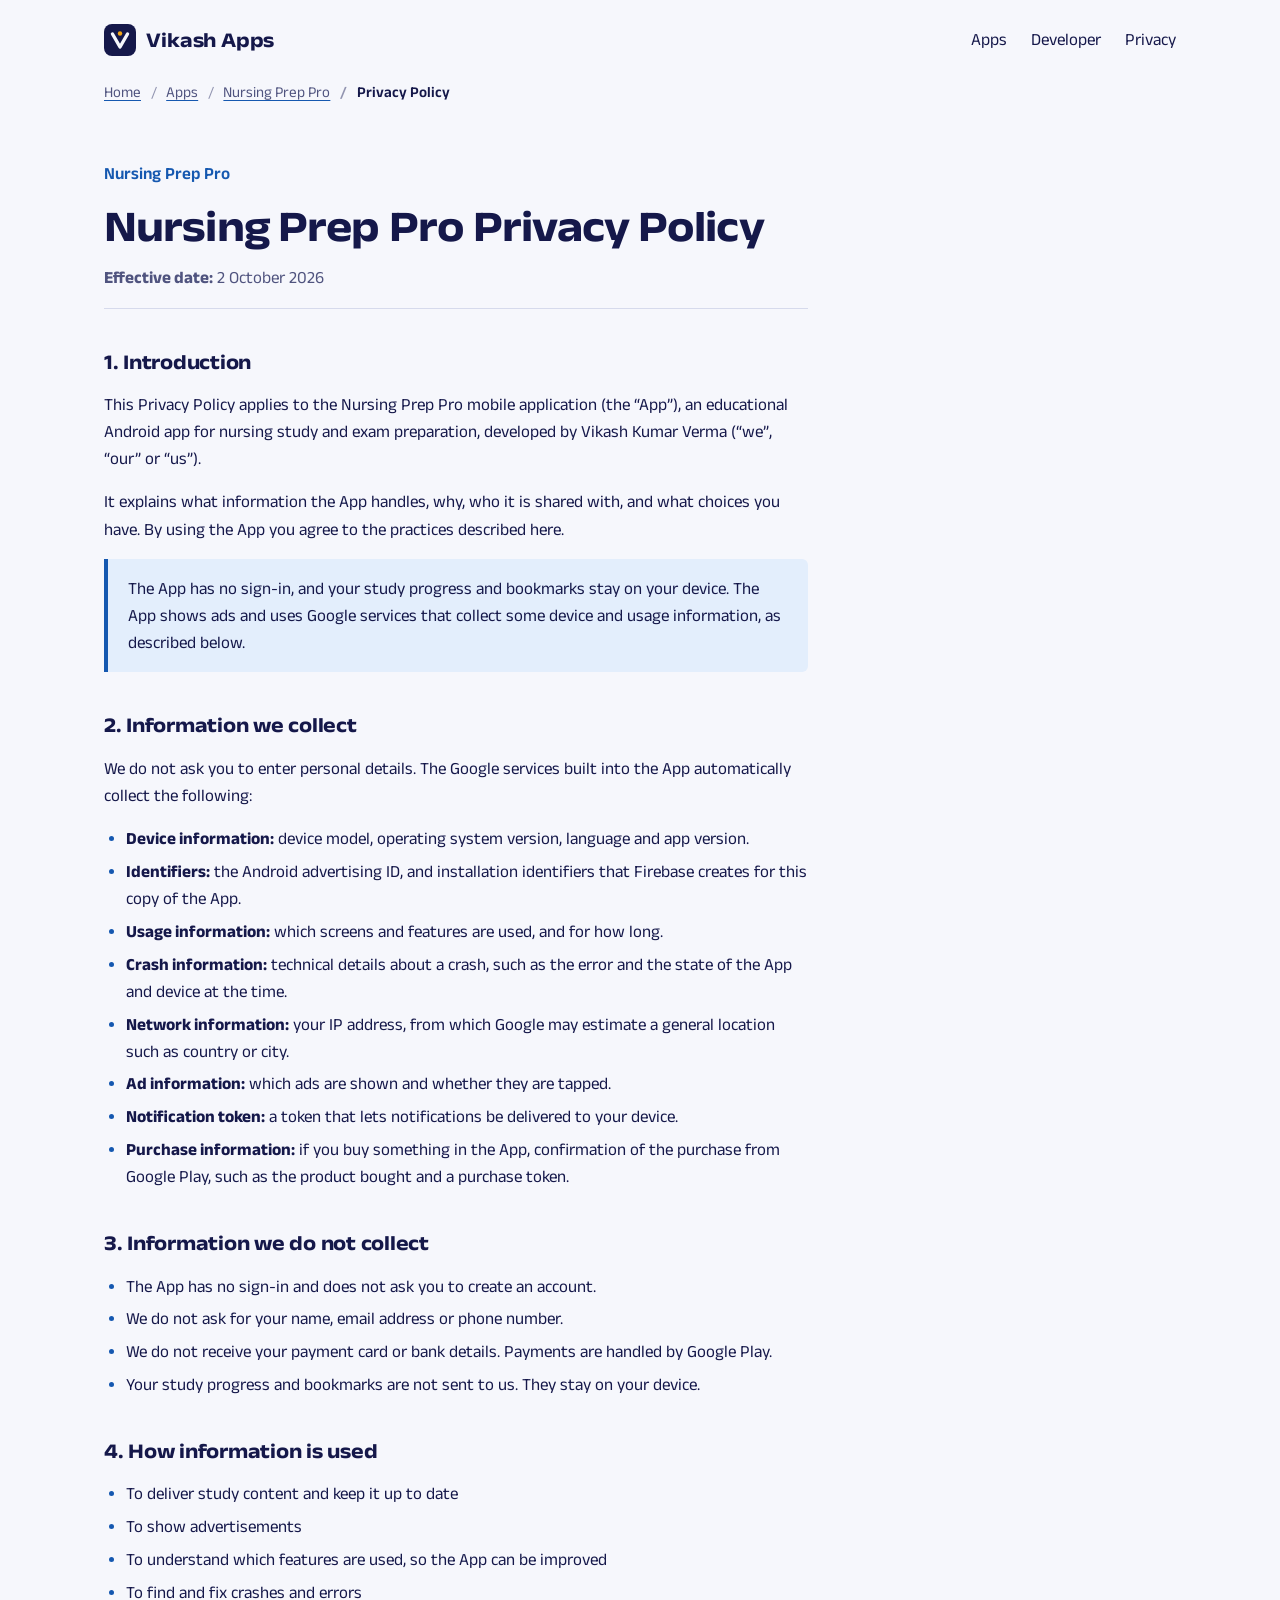
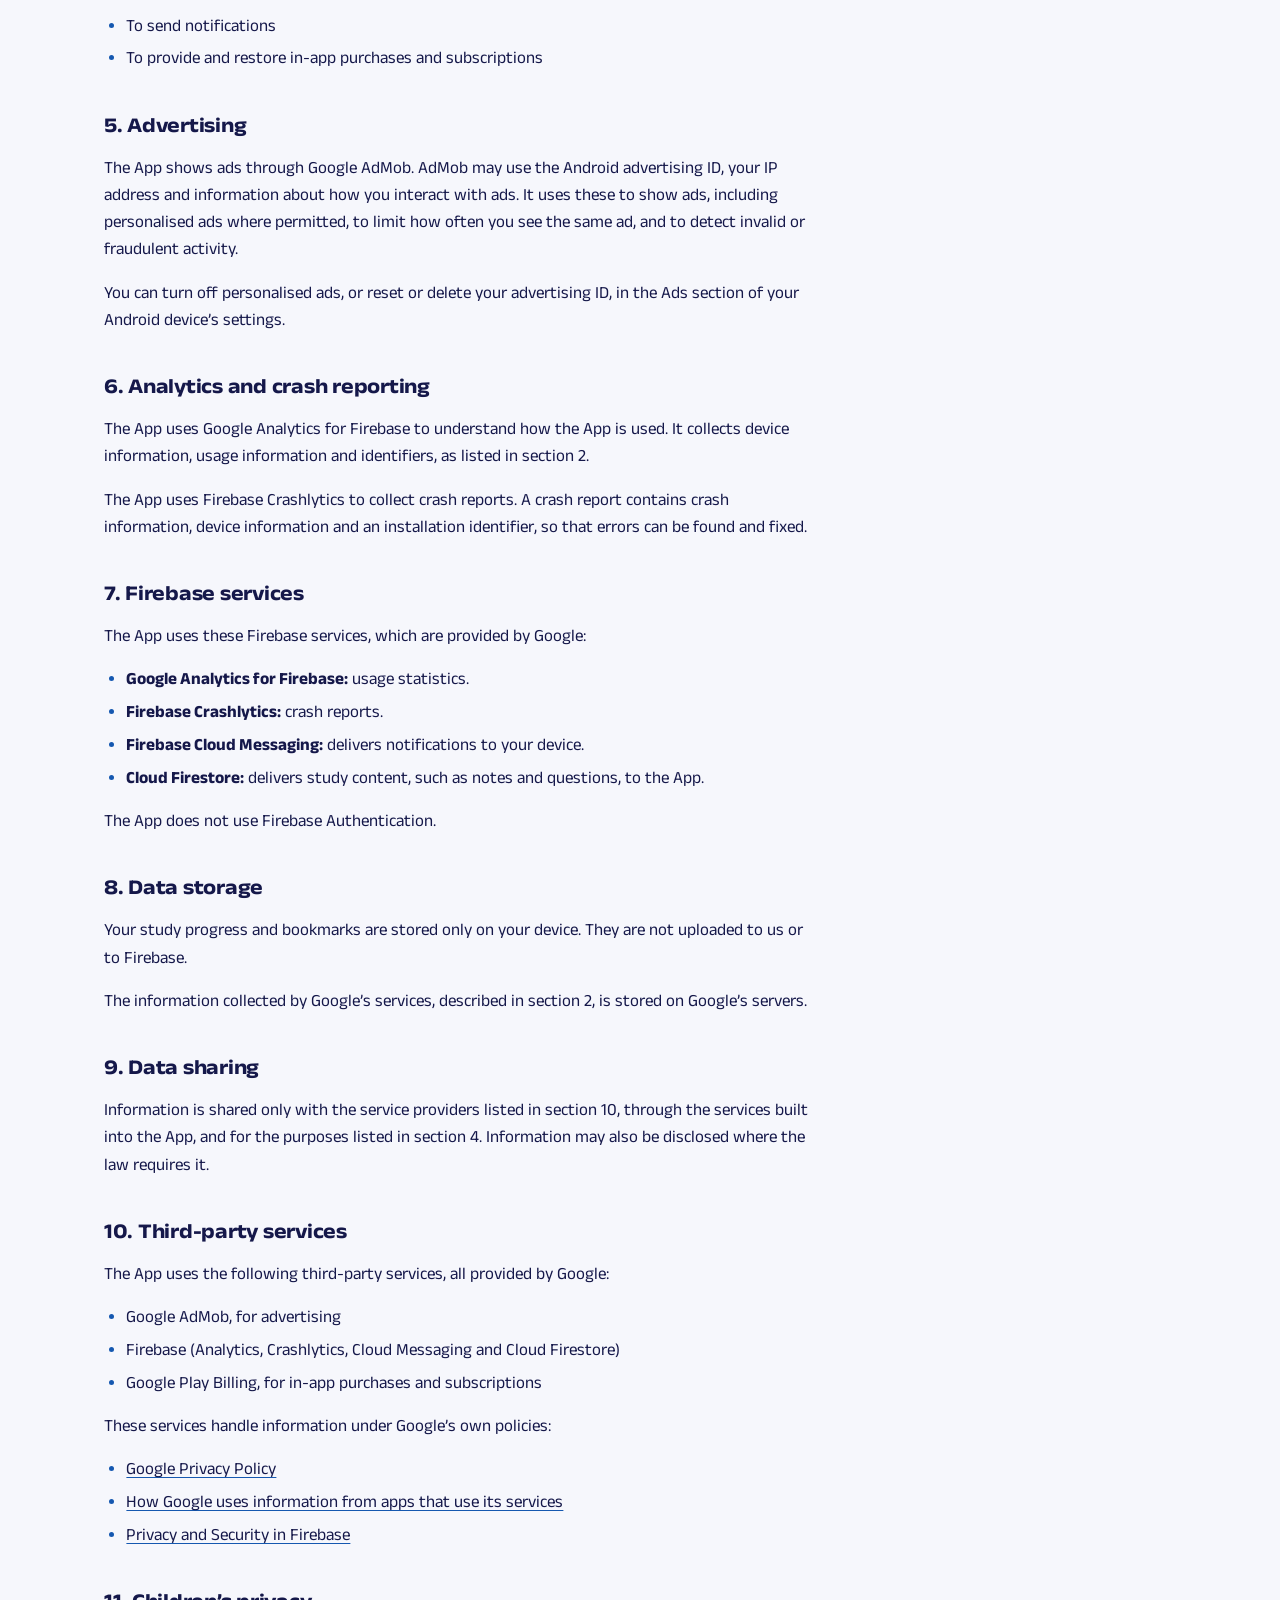
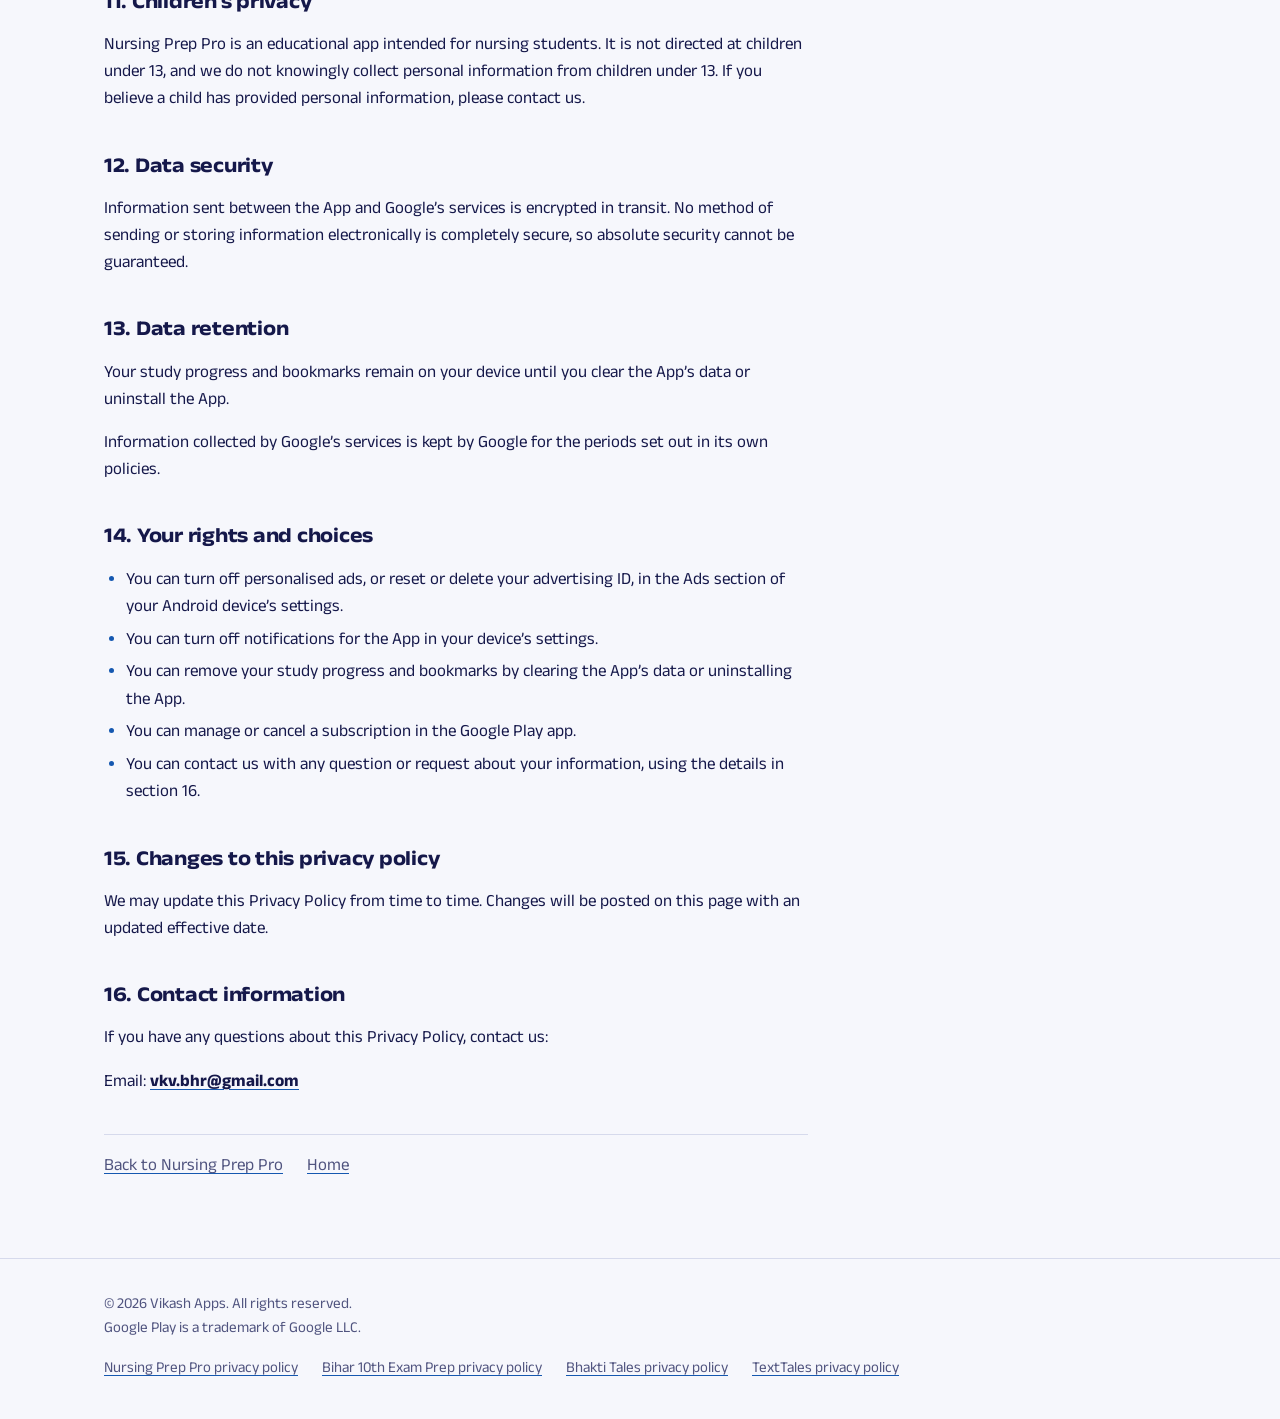
<file: apps/nursing-prep-pro/privacy-policy/index.html>
<!DOCTYPE html>
<html lang="en">
<head>
<meta charset="UTF-8">
<meta name="viewport" content="width=device-width, initial-scale=1">
<title>Nursing Prep Pro Privacy Policy</title>
<meta name="description" content="Privacy Policy for Nursing Prep Pro, an educational nursing study and exam preparation application.">
<meta name="author" content="Vikash Kumar Verma">
<link rel="canonical" href="https://vikashbhr.github.io/apps/nursing-prep-pro/privacy-policy/">
<meta property="og:type" content="website">
<meta property="og:site_name" content="Vikash Apps">
<meta property="og:title" content="Nursing Prep Pro Privacy Policy">
<meta property="og:description" content="Privacy Policy for Nursing Prep Pro, an educational nursing study and exam preparation application.">
<meta property="og:url" content="https://vikashbhr.github.io/apps/nursing-prep-pro/privacy-policy/">
<meta property="og:image" content="https://vikashbhr.github.io/assets/og.png">
<meta name="twitter:card" content="summary_large_image">
<meta name="twitter:title" content="Nursing Prep Pro Privacy Policy">
<meta name="twitter:description" content="Privacy Policy for Nursing Prep Pro, an educational nursing study and exam preparation application.">
<meta name="theme-color" content="#15184A">
<link rel="icon" href="../../../assets/favicon.svg" type="image/svg+xml">
<link rel="preconnect" href="https://fonts.googleapis.com">
<link rel="preconnect" href="https://fonts.gstatic.com" crossorigin>
<link rel="stylesheet" href="https://fonts.googleapis.com/css2?family=Anek+Devanagari:wdth,wght@75..125,100..800&amp;family=Anek+Latin:wdth,wght@75..125,100..800&amp;display=swap">
<link rel="stylesheet" href="../../../assets/site.css">
</head>
<body data-app="nursing">
<a class="skip" href="#main">Skip to content</a>

<header class="wrap site-head">
  <a class="brand" href="../../../index.html"><svg viewBox="0 0 32 32" aria-hidden="true"><rect width="32" height="32" rx="8" style="fill:var(--ink)"/><path d="M8.5 10l7.5 13 7.5-13" fill="none" style="stroke:var(--paper)" stroke-width="3.4" stroke-linecap="round" stroke-linejoin="round"/><circle cx="16" cy="9.5" r="2.2" style="fill:var(--marigold-fill)"/></svg>Vikash Apps</a>
  <nav class="site-nav" aria-label="Site">
    <a href="../../../index.html#apps">Apps</a>
    <a href="../../../index.html#developer">Developer</a>
    <a href="../../../index.html#privacy">Privacy</a>
  </nav>
</header>

<nav class="wrap crumbs" aria-label="Breadcrumb">
  <ol><li><a href="../../../index.html">Home</a></li><li><a href="../../../index.html#apps">Apps</a></li><li><a href="../index.html">Nursing Prep Pro</a></li><li aria-current="page">Privacy Policy</li></ol>
</nav>

<main id="main">
  <article class="wrap">
    <div class="doc">
      <p class="kicker">Nursing Prep Pro</p>
      <h1>Nursing Prep Pro Privacy Policy</h1>
      <p class="doc-meta"><strong>Effective date:</strong> 2 October 2026</p>

      <h2 id="introduction">1. Introduction</h2>
      <p>This Privacy Policy applies to the Nursing Prep Pro mobile application (the “App”), an educational Android app for nursing study and exam preparation, developed by Vikash Kumar Verma (“we”, “our” or “us”).</p>
      <p>It explains what information the App handles, why, who it is shared with, and what choices you have. By using the App you agree to the practices described here.</p>
      <p class="notice">The App has no sign-in, and your study progress and bookmarks stay on your device. The App shows ads and uses Google services that collect some device and usage information, as described below.</p>

      <h2 id="collect">2. Information we collect</h2>
      <p>We do not ask you to enter personal details. The Google services built into the App automatically collect the following:</p>
      <ul>
        <li><strong>Device information:</strong> device model, operating system version, language and app version.</li>
        <li><strong>Identifiers:</strong> the Android advertising ID, and installation identifiers that Firebase creates for this copy of the App.</li>
        <li><strong>Usage information:</strong> which screens and features are used, and for how long.</li>
        <li><strong>Crash information:</strong> technical details about a crash, such as the error and the state of the App and device at the time.</li>
        <li><strong>Network information:</strong> your IP address, from which Google may estimate a general location such as country or city.</li>
        <li><strong>Ad information:</strong> which ads are shown and whether they are tapped.</li>
        <li><strong>Notification token:</strong> a token that lets notifications be delivered to your device.</li>
        <li><strong>Purchase information:</strong> if you buy something in the App, confirmation of the purchase from Google Play, such as the product bought and a purchase token.</li>
      </ul>

      <h2 id="not-collect">3. Information we do not collect</h2>
      <ul>
        <li>The App has no sign-in and does not ask you to create an account.</li>
        <li>We do not ask for your name, email address or phone number.</li>
        <li>We do not receive your payment card or bank details. Payments are handled by Google Play.</li>
        <li>Your study progress and bookmarks are not sent to us. They stay on your device.</li>
      </ul>

      <h2 id="use">4. How information is used</h2>
      <ul>
        <li>To deliver study content and keep it up to date</li>
        <li>To show advertisements</li>
        <li>To understand which features are used, so the App can be improved</li>
        <li>To find and fix crashes and errors</li>
        <li>To send notifications</li>
        <li>To provide and restore in-app purchases and subscriptions</li>
      </ul>

      <h2 id="advertising">5. Advertising</h2>
      <p>The App shows ads through Google AdMob. AdMob may use the Android advertising ID, your IP address and information about how you interact with ads. It uses these to show ads, including personalised ads where permitted, to limit how often you see the same ad, and to detect invalid or fraudulent activity.</p>
      <p>You can turn off personalised ads, or reset or delete your advertising ID, in the Ads section of your Android device’s settings.</p>

      <h2 id="analytics">6. Analytics and crash reporting</h2>
      <p>The App uses Google Analytics for Firebase to understand how the App is used. It collects device information, usage information and identifiers, as listed in section 2.</p>
      <p>The App uses Firebase Crashlytics to collect crash reports. A crash report contains crash information, device information and an installation identifier, so that errors can be found and fixed.</p>

      <h2 id="firebase">7. Firebase services</h2>
      <p>The App uses these Firebase services, which are provided by Google:</p>
      <ul>
        <li><strong>Google Analytics for Firebase:</strong> usage statistics.</li>
        <li><strong>Firebase Crashlytics:</strong> crash reports.</li>
        <li><strong>Firebase Cloud Messaging:</strong> delivers notifications to your device.</li>
        <li><strong>Cloud Firestore:</strong> delivers study content, such as notes and questions, to the App.</li>
      </ul>
      <p>The App does not use Firebase Authentication.</p>

      <h2 id="storage">8. Data storage</h2>
      <p>Your study progress and bookmarks are stored only on your device. They are not uploaded to us or to Firebase.</p>
      <p>The information collected by Google’s services, described in section 2, is stored on Google’s servers.</p>

      <h2 id="sharing">9. Data sharing</h2>
      <p>Information is shared only with the service providers listed in section 10, through the services built into the App, and for the purposes listed in section 4. Information may also be disclosed where the law requires it.</p>

      <h2 id="third-parties">10. Third-party services</h2>
      <p>The App uses the following third-party services, all provided by Google:</p>
      <ul>
        <li>Google AdMob, for advertising</li>
        <li>Firebase (Analytics, Crashlytics, Cloud Messaging and Cloud Firestore)</li>
        <li>Google Play Billing, for in-app purchases and subscriptions</li>
      </ul>
      <p>These services handle information under Google’s own policies:</p>
      <ul>
        <li><a href="https://policies.google.com/privacy" target="_blank" rel="noopener noreferrer">Google Privacy Policy</a></li>
        <li><a href="https://policies.google.com/technologies/partner-sites" target="_blank" rel="noopener noreferrer">How Google uses information from apps that use its services</a></li>
        <li><a href="https://firebase.google.com/support/privacy" target="_blank" rel="noopener noreferrer">Privacy and Security in Firebase</a></li>
      </ul>

      <h2 id="children">11. Children’s privacy</h2>
      <p>Nursing Prep Pro is an educational app intended for nursing students. It is not directed at children under 13, and we do not knowingly collect personal information from children under 13. If you believe a child has provided personal information, please contact us.</p>

      <h2 id="security">12. Data security</h2>
      <p>Information sent between the App and Google’s services is encrypted in transit. No method of sending or storing information electronically is completely secure, so absolute security cannot be guaranteed.</p>

      <h2 id="retention">13. Data retention</h2>
      <p>Your study progress and bookmarks remain on your device until you clear the App’s data or uninstall the App.</p>
      <p>Information collected by Google’s services is kept by Google for the periods set out in its own policies.</p>

      <h2 id="choices">14. Your rights and choices</h2>
      <ul>
        <li>You can turn off personalised ads, or reset or delete your advertising ID, in the Ads section of your Android device’s settings.</li>
        <li>You can turn off notifications for the App in your device’s settings.</li>
        <li>You can remove your study progress and bookmarks by clearing the App’s data or uninstalling the App.</li>
        <li>You can manage or cancel a subscription in the Google Play app.</li>
        <li>You can contact us with any question or request about your information, using the details in section 16.</li>
      </ul>

      <h2 id="changes">15. Changes to this privacy policy</h2>
      <p>We may update this Privacy Policy from time to time. Changes will be posted on this page with an updated effective date.</p>

      <h2 id="contact">16. Contact information</h2>
      <p>If you have any questions about this Privacy Policy, contact us:</p>
      <p>Email: <strong><a href="mailto:vkv.bhr@gmail.com">vkv.bhr@gmail.com</a></strong></p>

      <p class="doc-meta doc-end actions"><a href="../index.html">Back to Nursing Prep Pro</a><a href="../../../index.html">Home</a></p>
    </div>
  </article>
</main>

<footer class="site-foot">
  <div class="wrap">
    <p>© 2026 Vikash Apps. All rights reserved.<br>Google Play is a trademark of Google LLC.</p>
    <ul>
        <li><a href="../../../apps/nursing-prep-pro/privacy-policy/index.html">Nursing Prep Pro privacy policy</a></li>
        <li><a href="../../../apps/bihar-10th/index.html">Bihar 10th Exam Prep privacy policy</a></li>
        <li><a href="../../../apps/bhakti-tales/privacy-policy.html">Bhakti Tales privacy policy</a></li>
        <li><a href="https://docs.google.com/document/d/e/2PACX-1vSJL7iEeEWvZIRmmM9pY1rdnHehLay3PUbqxiOf6uRe9yVZth0MRmSQ5HEycpHr0QEhHOxhDIHGWDXw/pub" target="_blank" rel="noopener noreferrer">TextTales privacy policy</a></li>
    </ul>
  </div>
</footer>
</body>
</html>
</file>
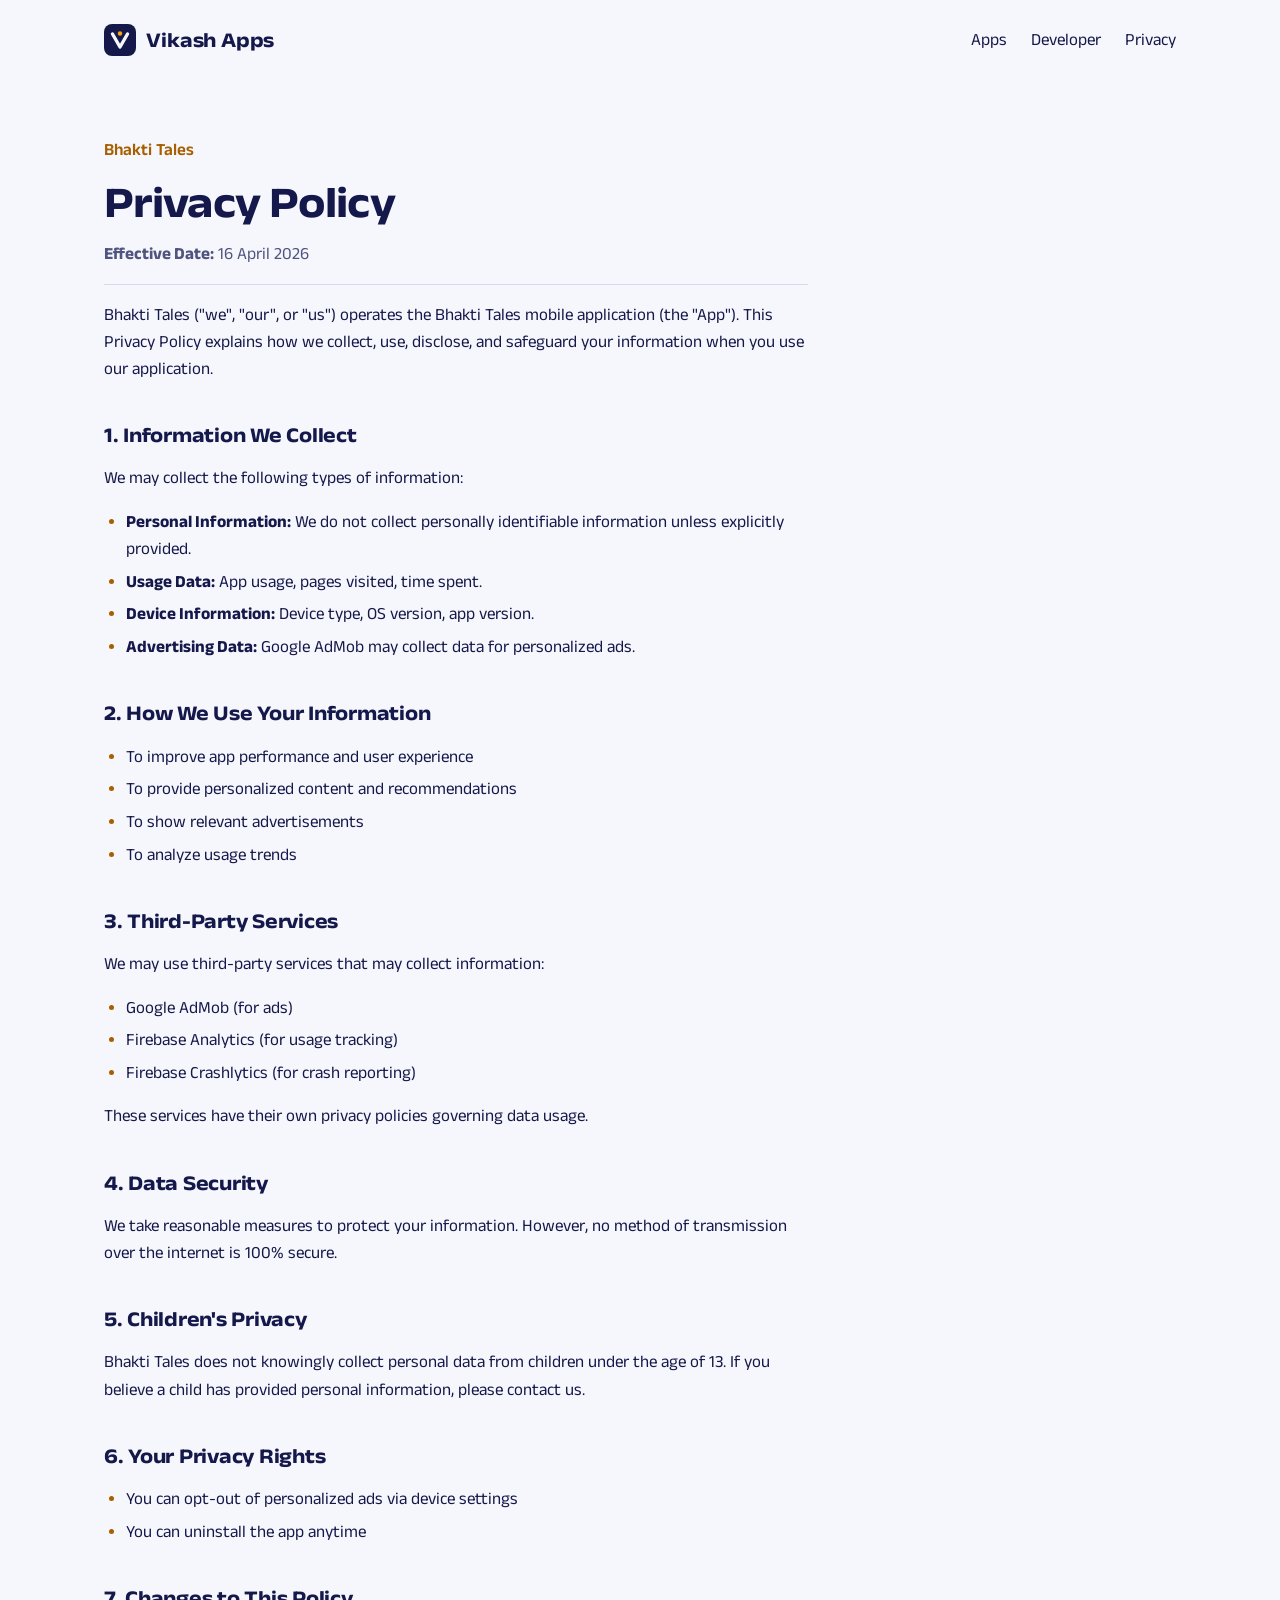
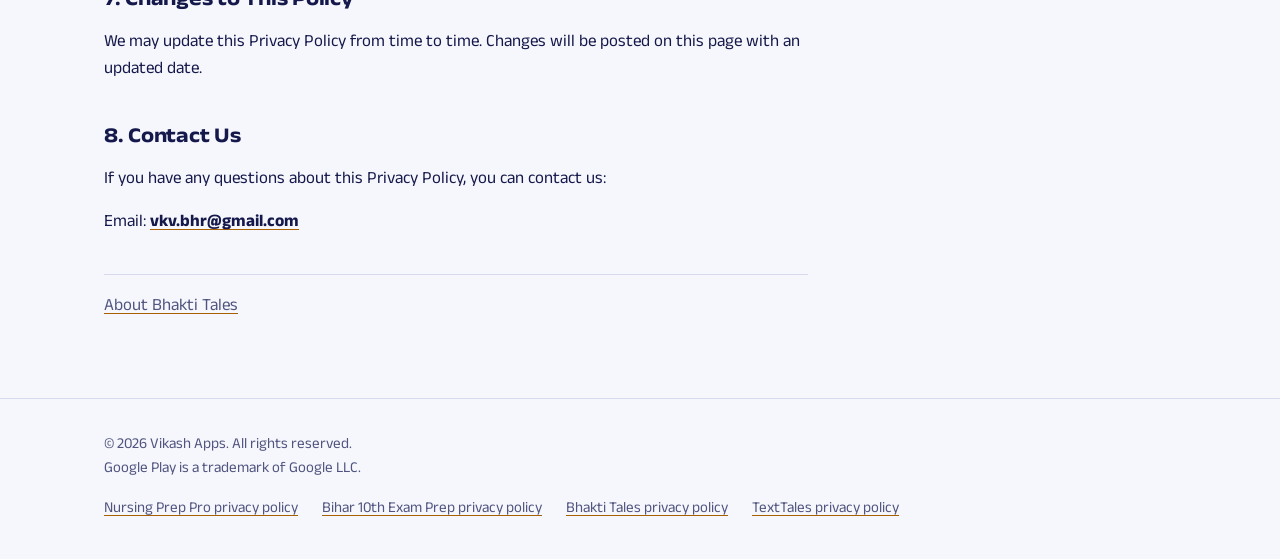
<file: apps/bhakti-tales/privacy-policy.html>
<!DOCTYPE html>
<html lang="en">
<head>
<meta charset="UTF-8">
<meta name="viewport" content="width=device-width, initial-scale=1">
<title>Privacy Policy - Bhakti Tales App</title>
<meta name="description" content="Privacy Policy for Bhakti Tales App. Learn how we collect, use, and protect your data while using our spiritual stories and devotional content app.">
<meta name="author" content="Vikash Kumar Verma">
<link rel="canonical" href="https://vikashbhr.github.io/apps/bhakti-tales/privacy-policy.html">
<meta property="og:type" content="website">
<meta property="og:site_name" content="Vikash Apps">
<meta property="og:title" content="Privacy Policy - Bhakti Tales App">
<meta property="og:description" content="Privacy Policy for Bhakti Tales App. Learn how we collect, use, and protect your data while using our spiritual stories and devotional content app.">
<meta property="og:url" content="https://vikashbhr.github.io/apps/bhakti-tales/privacy-policy.html">
<meta property="og:image" content="https://vikashbhr.github.io/assets/og.png">
<meta name="twitter:card" content="summary_large_image">
<meta name="theme-color" content="#15184A">
<link rel="icon" href="../../assets/favicon.svg" type="image/svg+xml">
<link rel="preconnect" href="https://fonts.googleapis.com">
<link rel="preconnect" href="https://fonts.gstatic.com" crossorigin>
<link rel="stylesheet" href="https://fonts.googleapis.com/css2?family=Anek+Devanagari:wdth,wght@75..125,100..800&family=Anek+Latin:wdth,wght@75..125,100..800&display=swap">
<link rel="stylesheet" href="../../assets/site.css">
</head>
<body data-app="bhakti">
<a class="skip" href="#main">Skip to content</a>

<header class="wrap site-head">
  <a class="brand" href="../../index.html"><svg viewBox="0 0 32 32" aria-hidden="true"><rect width="32" height="32" rx="8" style="fill:var(--ink)"/><path d="M8.5 10l7.5 13 7.5-13" fill="none" style="stroke:var(--paper)" stroke-width="3.4" stroke-linecap="round" stroke-linejoin="round"/><circle cx="16" cy="9.5" r="2.2" style="fill:var(--marigold-fill)"/></svg>Vikash Apps</a>
  <nav class="site-nav" aria-label="Site">
    <a href="../../index.html#apps">Apps</a>
    <a href="../../index.html#developer">Developer</a>
    <a href="../../index.html#privacy">Privacy</a>
  </nav>
</header>

<main id="main">
  <article class="wrap">
    <div class="doc">
      <p class="kicker">Bhakti Tales</p>
      <h1>Privacy Policy</h1>
      <p class="doc-meta"><strong>Effective Date:</strong> 16 April 2026</p>

      <p>Bhakti Tales ("we", "our", or "us") operates the Bhakti Tales mobile application (the "App"). This Privacy Policy explains how we collect, use, disclose, and safeguard your information when you use our application.</p>

      <h2>1. Information We Collect</h2>
      <p>We may collect the following types of information:</p>
      <ul>
        <li><strong>Personal Information:</strong> We do not collect personally identifiable information unless explicitly provided.</li>
        <li><strong>Usage Data:</strong> App usage, pages visited, time spent.</li>
        <li><strong>Device Information:</strong> Device type, OS version, app version.</li>
        <li><strong>Advertising Data:</strong> Google AdMob may collect data for personalized ads.</li>
      </ul>

      <h2>2. How We Use Your Information</h2>
      <ul>
        <li>To improve app performance and user experience</li>
        <li>To provide personalized content and recommendations</li>
        <li>To show relevant advertisements</li>
        <li>To analyze usage trends</li>
      </ul>

      <h2>3. Third-Party Services</h2>
      <p>We may use third-party services that may collect information:</p>
      <ul>
        <li>Google AdMob (for ads)</li>
        <li>Firebase Analytics (for usage tracking)</li>
        <li>Firebase Crashlytics (for crash reporting)</li>
      </ul>
      <p>These services have their own privacy policies governing data usage.</p>

      <h2>4. Data Security</h2>
      <p>We take reasonable measures to protect your information. However, no method of transmission over the internet is 100% secure.</p>

      <h2>5. Children's Privacy</h2>
      <p>Bhakti Tales does not knowingly collect personal data from children under the age of 13. If you believe a child has provided personal information, please contact us.</p>

      <h2>6. Your Privacy Rights</h2>
      <ul>
        <li>You can opt-out of personalized ads via device settings</li>
        <li>You can uninstall the app anytime</li>
      </ul>

      <h2>7. Changes to This Policy</h2>
      <p>We may update this Privacy Policy from time to time. Changes will be posted on this page with an updated date.</p>

      <h2>8. Contact Us</h2>
      <p>If you have any questions about this Privacy Policy, you can contact us:</p>
      <p>Email: <strong><a href="mailto:vkv.bhr@gmail.com">vkv.bhr@gmail.com</a></strong></p>

      <p class="doc-meta" style="border-bottom:0;border-top:1px solid var(--rule);padding-top:1rem;margin-top:1.5rem"><a href="index.html">About Bhakti Tales</a></p>
    </div>
  </article>
</main>

<footer class="site-foot">
  <div class="wrap">
    <p>© 2026 Vikash Apps. All rights reserved.<br>Google Play is a trademark of Google LLC.</p>
    <ul>
        <li><a href="../../apps/nursing-prep-pro/privacy-policy/index.html">Nursing Prep Pro privacy policy</a></li>
        <li><a href="../../apps/bihar-10th/index.html">Bihar 10th Exam Prep privacy policy</a></li>
        <li><a href="../../apps/bhakti-tales/privacy-policy.html">Bhakti Tales privacy policy</a></li>
        <li><a href="https://docs.google.com/document/d/e/2PACX-1vSJL7iEeEWvZIRmmM9pY1rdnHehLay3PUbqxiOf6uRe9yVZth0MRmSQ5HEycpHr0QEhHOxhDIHGWDXw/pub" target="_blank" rel="noopener">TextTales privacy policy</a></li>
    </ul>
  </div>
</footer>
</body>
</html>
</file>
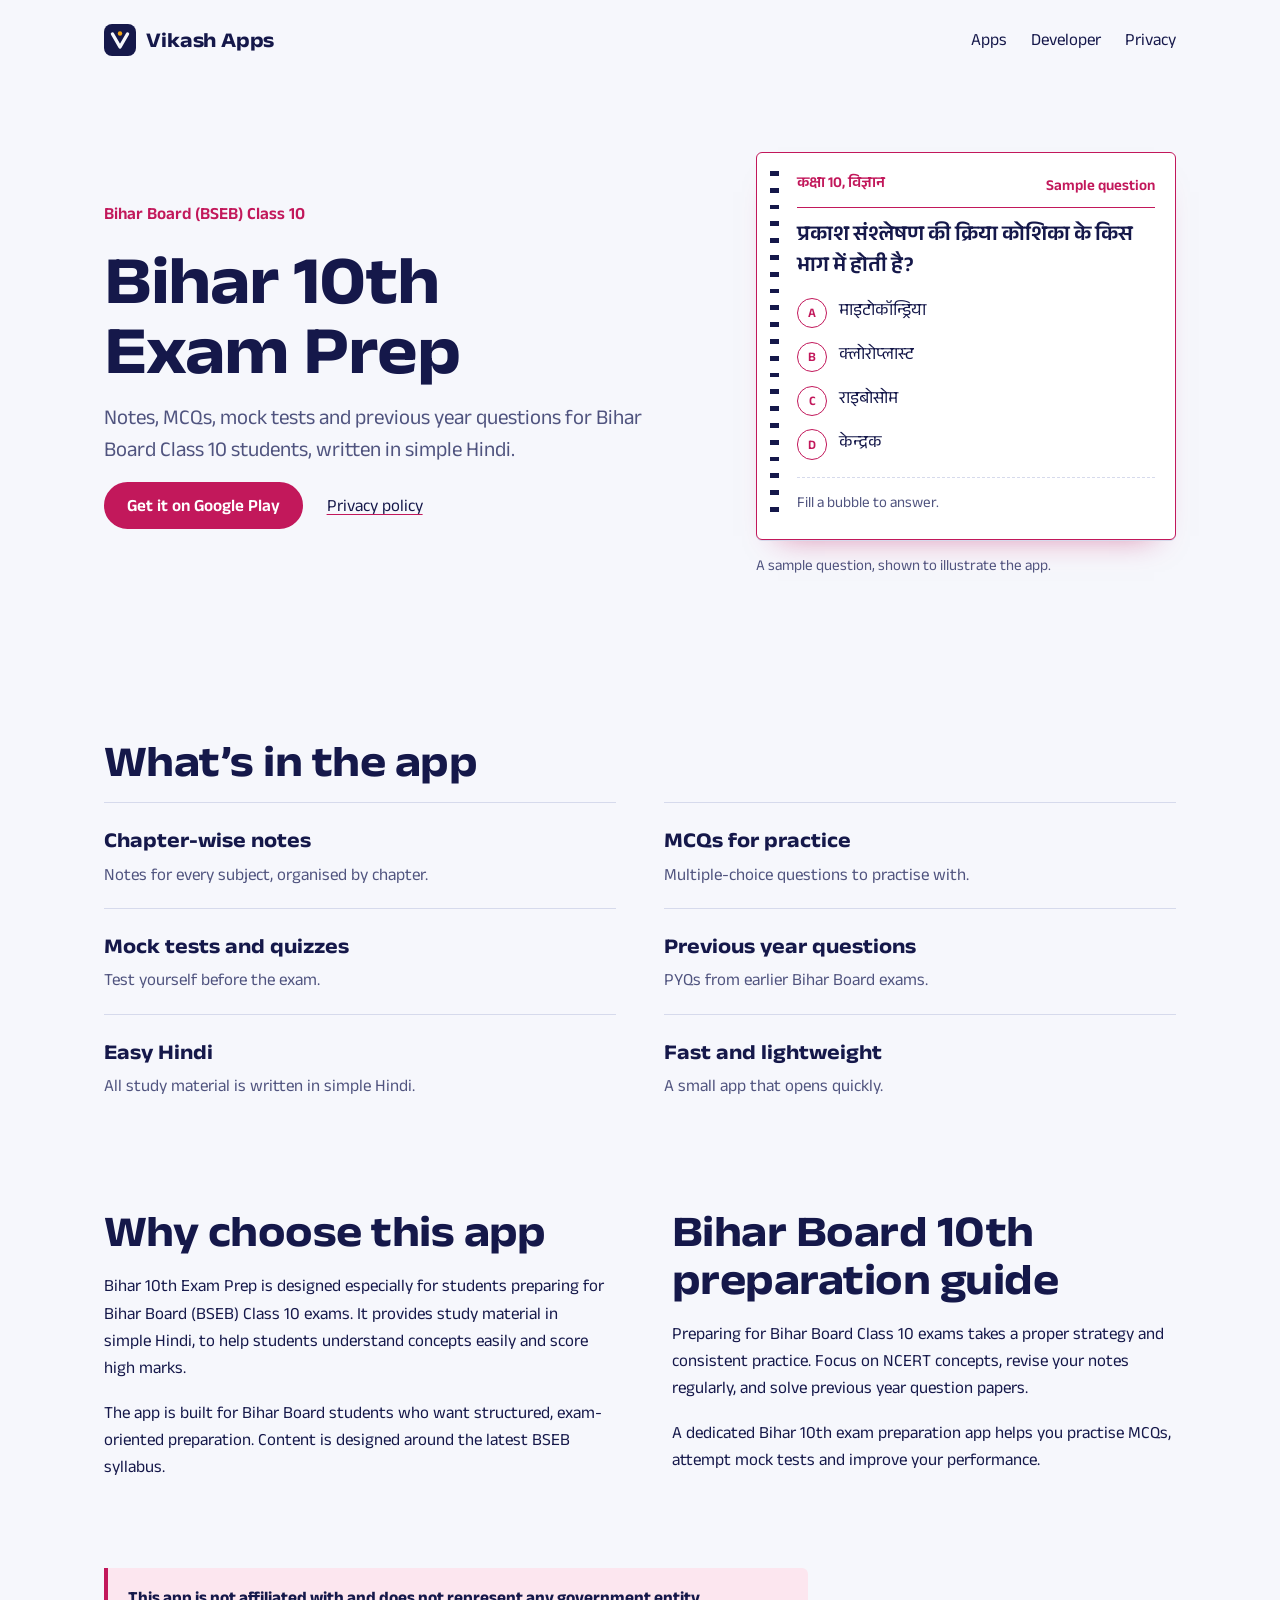
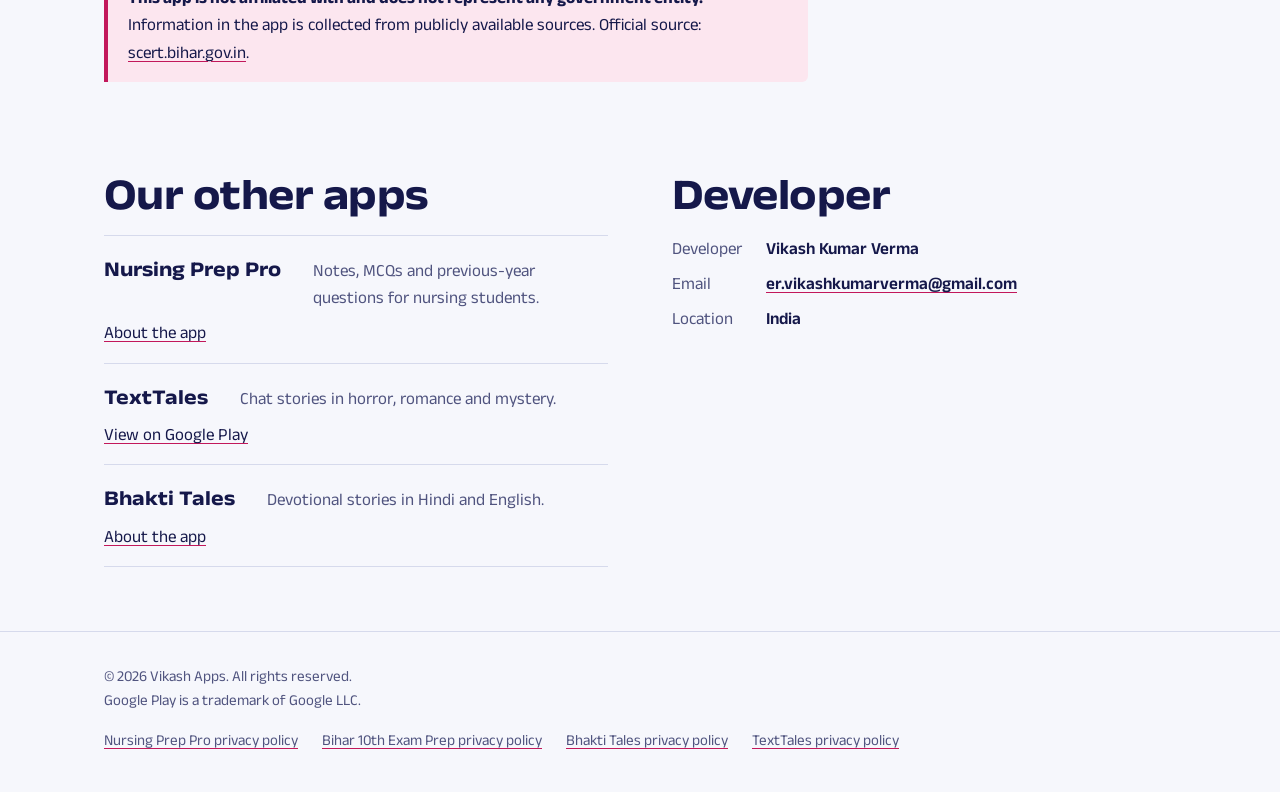
<file: apps/bihar-10th/home.html>
<!DOCTYPE html>
<html lang="en">
<head>
<meta charset="UTF-8">
<meta name="viewport" content="width=device-width, initial-scale=1">
<title>Bihar 10th Exam Prep App | Notes, MCQ, Test, Previous Year Questions</title>
<meta name="description" content="Best Bihar Board Class 10 preparation app with Notes, MCQs, Mock Tests and Previous Year Questions. Prepare for BSEB 10th exam easily in Hindi.">
<meta name="author" content="Vikash Kumar Verma">
<link rel="canonical" href="https://vikashbhr.github.io/apps/bihar-10th/home.html">
<meta property="og:type" content="website">
<meta property="og:site_name" content="Vikash Apps">
<meta property="og:title" content="Bihar 10th Exam Prep App">
<meta property="og:description" content="Best Bihar Board Class 10 preparation app with Notes, MCQs, Mock Tests and Previous Year Questions. Prepare for BSEB 10th exam easily in Hindi.">
<meta property="og:url" content="https://vikashbhr.github.io/apps/bihar-10th/home.html">
<meta property="og:image" content="https://vikashbhr.github.io/assets/og.png">
<meta name="twitter:card" content="summary_large_image">
<meta name="theme-color" content="#15184A">
<link rel="icon" href="../../assets/favicon.svg" type="image/svg+xml">
<link rel="preconnect" href="https://fonts.googleapis.com">
<link rel="preconnect" href="https://fonts.gstatic.com" crossorigin>
<link rel="stylesheet" href="https://fonts.googleapis.com/css2?family=Anek+Devanagari:wdth,wght@75..125,100..800&family=Anek+Latin:wdth,wght@75..125,100..800&display=swap">
<link rel="stylesheet" href="../../assets/site.css">
</head>
<body data-app="bihar">
<a class="skip" href="#main">Skip to content</a>

<header class="wrap site-head">
  <a class="brand" href="../../index.html"><svg viewBox="0 0 32 32" aria-hidden="true"><rect width="32" height="32" rx="8" style="fill:var(--ink)"/><path d="M8.5 10l7.5 13 7.5-13" fill="none" style="stroke:var(--paper)" stroke-width="3.4" stroke-linecap="round" stroke-linejoin="round"/><circle cx="16" cy="9.5" r="2.2" style="fill:var(--marigold-fill)"/></svg>Vikash Apps</a>
  <nav class="site-nav" aria-label="Site">
    <a href="../../index.html#apps">Apps</a>
    <a href="../../index.html#developer">Developer</a>
    <a href="../../index.html#privacy">Privacy</a>
  </nav>
</header>

<main id="main">
  <section class="wrap page-hero">
    <div class="stack">
      <p class="kicker">Bihar Board (BSEB) Class 10</p>
      <h1>Bihar 10th Exam Prep</h1>
      <p class="lede">Notes, MCQs, mock tests and previous year questions for Bihar Board Class 10 students, written in simple Hindi.</p>
      <p class="actions"><a class="btn" href="https://play.google.com/store/apps/details?id=com.technovikash.boardexamprep" target="_blank" rel="noopener">Get it on Google Play</a><a href="index.html">Privacy policy</a></p>
    </div>
    <figure class="specimen omr" data-app="bihar">
        <div class="sheet">
          <p class="sheet-head"><span lang="hi">कक्षा 10, विज्ञान</span><span>Sample question</span></p>
          <fieldset>
            <legend lang="hi">प्रकाश संश्लेषण की क्रिया कोशिका के किस भाग में होती है?</legend>
            <label><input type="radio" name="q-bihar" id="q-bihar-a" value="a"><span class="bubble">A</span><span lang="hi">माइटोकॉन्ड्रिया</span></label>
            <label><input type="radio" name="q-bihar" id="q-bihar-b" value="b"><span class="bubble">B</span><span lang="hi">क्लोरोप्लास्ट</span></label>
            <label><input type="radio" name="q-bihar" id="q-bihar-c" value="c"><span class="bubble">C</span><span lang="hi">राइबोसोम</span></label>
            <label><input type="radio" name="q-bihar" id="q-bihar-d" value="d"><span class="bubble">D</span><span lang="hi">केन्द्रक</span></label>
          </fieldset>
          <p class="omr-result" aria-live="polite">
            <span class="hint">Fill a bubble to answer.</span>
            <span class="right"><span lang="hi">सही उत्तर!</span> Photosynthesis happens in the chloroplast.</span>
            <span class="wrong">Not quite. The answer is B, <span lang="hi">क्लोरोप्लास्ट</span>.</span>
          </p>
        </div>
        <figcaption>A sample question, shown to illustrate the app.</figcaption>
      </figure>
  </section>

  <section class="wrap section">
    <div class="stack">
      <h2>What’s in the app</h2>
      <dl class="features">
        <div><dt>Chapter-wise notes</dt><dd>Notes for every subject, organised by chapter.</dd></div>
        <div><dt>MCQs for practice</dt><dd>Multiple-choice questions to practise with.</dd></div>
        <div><dt>Mock tests and quizzes</dt><dd>Test yourself before the exam.</dd></div>
        <div><dt>Previous year questions</dt><dd>PYQs from earlier Bihar Board exams.</dd></div>
        <div><dt>Easy Hindi</dt><dd>All study material is written in simple Hindi.</dd></div>
        <div><dt>Fast and lightweight</dt><dd>A small app that opens quickly.</dd></div>
      </dl>
    </div>
  </section>

  <section class="wrap section">
    <div class="split">
      <div class="stack">
        <h2>Why choose this app</h2>
        <p>Bihar 10th Exam Prep is designed especially for students preparing for Bihar Board (BSEB) Class 10 exams. It provides study material in simple Hindi, to help students understand concepts easily and score high marks.</p>
        <p>The app is built for Bihar Board students who want structured, exam-oriented preparation. Content is designed around the latest BSEB syllabus.</p>
      </div>
      <div class="stack">
        <h2>Bihar Board 10th preparation guide</h2>
        <p>Preparing for Bihar Board Class 10 exams takes a proper strategy and consistent practice. Focus on NCERT concepts, revise your notes regularly, and solve previous year question papers.</p>
        <p>A dedicated Bihar 10th exam preparation app helps you practise MCQs, attempt mock tests and improve your performance.</p>
      </div>
    </div>
  </section>

  <section class="wrap section">
    <p class="notice"><strong>This app is not affiliated with and does not represent any government entity.</strong> Information in the app is collected from publicly available sources. Official source: <a href="https://scert.bihar.gov.in/" target="_blank" rel="noopener">scert.bihar.gov.in</a>.</p>
  </section>

  <section class="wrap section">
    <div class="split">
      <div class="stack">
        <h2>Our other apps</h2>
        <ul class="other">
          <li><strong>Nursing Prep Pro</strong><span>Notes, MCQs and previous-year questions for nursing students.</span><a href="../../apps/nursing-prep-pro/index.html">About the app</a></li>
          <li><strong>TextTales</strong><span>Chat stories in horror, romance and mystery.</span><a href="https://play.google.com/store/apps/details?id=com.texttales.app" target="_blank" rel="noopener">View on Google Play</a></li>
          <li><strong>Bhakti Tales</strong><span>Devotional stories in Hindi and English.</span><a href="../../apps/bhakti-tales/index.html">About the app</a></li>
        </ul>
      </div>
      <div class="stack">
        <h2>Developer</h2>
        <dl class="facts">
        <dt>Developer</dt><dd>Vikash Kumar Verma</dd>
        <dt>Email</dt><dd><a href="mailto:er.vikashkumarverma@gmail.com">er.vikashkumarverma@gmail.com</a></dd>
        <dt>Location</dt><dd>India</dd>
      </dl>
      </div>
    </div>
  </section>
</main>

<footer class="site-foot">
  <div class="wrap">
    <p>© 2026 Vikash Apps. All rights reserved.<br>Google Play is a trademark of Google LLC.</p>
    <ul>
        <li><a href="../../apps/nursing-prep-pro/privacy-policy/index.html">Nursing Prep Pro privacy policy</a></li>
        <li><a href="../../apps/bihar-10th/index.html">Bihar 10th Exam Prep privacy policy</a></li>
        <li><a href="../../apps/bhakti-tales/privacy-policy.html">Bhakti Tales privacy policy</a></li>
        <li><a href="https://docs.google.com/document/d/e/2PACX-1vSJL7iEeEWvZIRmmM9pY1rdnHehLay3PUbqxiOf6uRe9yVZth0MRmSQ5HEycpHr0QEhHOxhDIHGWDXw/pub" target="_blank" rel="noopener">TextTales privacy policy</a></li>
    </ul>
  </div>
</footer>
</body>
</html>
</file>
<file: assets/site.css>
/* Vikash Apps — shared stylesheet
   Layout: a left-aligned page in ink on cool paper. Each app is shown as a paper
   "specimen" in its own material (an OMR answer sheet, a pothi page, a chat thread);
   the specimens carry the colour, everything around them stays quiet. */

:root {
  /* colour */
  --paper: #F6F7FC;          /* cool answer-sheet white */
  --sheet: #FFFFFF;
  --ink: #15184A;            /* blue-black pen ink */
  --ink-soft: #50547F;
  --rule: #D6DAEC;
  --omr: #C2185B;            /* the magenta OMR sheets are printed in */
  --omr-tint: #FCE6EF;
  --marigold: #A85F00;
  --marigold-fill: #F2A516;
  --marigold-tint: #FFF0CF;
  --teal: #0A7268;
  --teal-tint: #DBF1EE;
  --azure: #1558B0;
  --azure-tint: #E3EEFC;
  --accent: var(--ink);
  --accent-tint: #E6E8F7;
  --on-accent: #FFFFFF;

  /* type */
  --font: "Anek Latin", "Anek Devanagari", system-ui, -apple-system, "Segoe UI", Roboto, "Noto Sans", Arial, sans-serif;
  --font-hi: "Anek Devanagari", "Anek Latin", "Noto Sans Devanagari", "Nirmala UI", Mangal, sans-serif;
  --step--1: 0.9375rem;
  --step-0: 1.0625rem;
  --step-1: 1.3125rem;
  --step-2: 1.75rem;
  --step-3: clamp(2rem, 1.4rem + 2.4vw, 2.75rem);
  --step-4: clamp(2.4rem, 1.3rem + 4.6vw, 4.25rem);

  /* space */
  --gutter: clamp(1rem, 4vw, 2.5rem);
  --section: clamp(3rem, 7vw, 5.5rem);
}

@media (prefers-color-scheme: dark) {
  :root:not([data-theme="light"]) {
    --paper: #0C0E2A;
    --sheet: #151840;
    --ink: #ECEEFC;
    --ink-soft: #A8ADD8;
    --rule: #2A2E63;
    --omr: #FF7DB0;
    --omr-tint: #3A1232;
    --marigold: #FFBE55;
    --marigold-fill: #F2A516;
    --marigold-tint: #33250B;
    --teal: #5AD6C6;
    --teal-tint: #0E3536;
    --azure: #8DB8FF;
    --azure-tint: #142A52;
    --accent-tint: #1F2357;
    --on-accent: #0C0E2A;
    color-scheme: dark;
  }
}

:root[data-theme="dark"] {
  --paper: #0C0E2A;
  --sheet: #151840;
  --ink: #ECEEFC;
  --ink-soft: #A8ADD8;
  --rule: #2A2E63;
  --omr: #FF7DB0;
  --omr-tint: #3A1232;
  --marigold: #FFBE55;
  --marigold-fill: #F2A516;
  --marigold-tint: #33250B;
  --teal: #5AD6C6;
  --teal-tint: #0E3536;
  --azure: #8DB8FF;
  --azure-tint: #142A52;
  --accent-tint: #1F2357;
  --on-accent: #0C0E2A;
  color-scheme: dark;
}

/* Each app carries its own colour */
[data-app="bihar"]     { --accent: var(--omr);      --accent-tint: var(--omr-tint); }
[data-app="bhakti"]    { --accent: var(--marigold); --accent-tint: var(--marigold-tint); }
[data-app="texttales"] { --accent: var(--teal);     --accent-tint: var(--teal-tint); }
[data-app="nursing"]   { --accent: var(--azure);    --accent-tint: var(--azure-tint); }

/* ---------- base ---------- */

*, *::before, *::after { box-sizing: border-box; }

html { -webkit-text-size-adjust: 100%; text-size-adjust: 100%; scroll-behavior: smooth; }

body {
  margin: 0;
  background: var(--paper);
  color: var(--ink);
  font-family: var(--font);
  font-size: var(--step-0);
  font-weight: 400;
  line-height: 1.6;
  -webkit-font-smoothing: antialiased;
}

[lang="hi"] { font-family: var(--font-hi); }

h1, h2, h3 {
  margin: 0;
  font-weight: 700;
  font-stretch: 112%;
  line-height: 1.08;
  letter-spacing: -0.012em;
  text-wrap: balance;
}
h1 { font-size: var(--step-4); line-height: 1.02; letter-spacing: -0.02em; }
h2 { font-size: var(--step-3); }
h3 { font-size: var(--step-2); }

p, ul, ol, dl, figure, fieldset { margin: 0; padding: 0; }
ul, ol { list-style: none; }
img, svg { max-width: 100%; }

a { color: inherit; text-decoration-line: underline; text-decoration-thickness: 0.08em; text-underline-offset: 0.2em; text-decoration-color: var(--accent); }
a:hover { text-decoration-thickness: 0.16em; }

:focus-visible { outline: 3px solid var(--accent); outline-offset: 3px; border-radius: 4px; }

.skip { position: absolute; left: var(--gutter); top: -4rem; background: var(--ink); color: var(--paper); padding: 0.5rem 1rem; border-radius: 999px; z-index: 10; }
.skip:focus { top: 0.75rem; }

.wrap { max-width: 72rem; margin-inline: auto; padding-inline: var(--gutter); }
.section { padding-block: var(--section); }
.section + .section { padding-block-start: 0; }
.stack { display: grid; grid-template-columns: minmax(0, 1fr); gap: 1.1rem; }
.measure { max-width: 40rem; }
.soft { color: var(--ink-soft); }
.small { font-size: var(--step--1); }

/* ---------- header and footer ---------- */

.site-head { display: flex; flex-wrap: wrap; align-items: center; justify-content: space-between; gap: 0.75rem 2rem; padding-block: 1.25rem; }
.brand { display: inline-flex; align-items: center; gap: 0.65rem; font-weight: 700; font-stretch: 112%; font-size: var(--step-1); letter-spacing: -0.01em; text-decoration: none; }
.brand svg { width: 2rem; height: 2rem; flex: none; }
.site-nav { display: flex; flex-wrap: wrap; gap: 0.25rem 1.5rem; }
.site-nav a { text-decoration: none; padding-block: 0.35rem; border-bottom: 2px solid transparent; }
.site-nav a:hover, .site-nav a[aria-current="page"] { border-bottom-color: var(--accent); }

.site-foot { border-top: 1px solid var(--rule); margin-top: clamp(2.5rem, 6vw, 4rem); }
main > .section:last-child { padding-block-end: 0; }
.site-foot .wrap { display: flex; flex-wrap: wrap; justify-content: space-between; gap: 1rem 2.5rem; padding-block: 2rem 2.5rem; color: var(--ink-soft); font-size: var(--step--1); }
.site-foot ul { display: flex; flex-wrap: wrap; gap: 0.35rem 1.5rem; }

/* ---------- buttons ---------- */

.actions { display: flex; flex-wrap: wrap; align-items: center; gap: 0.75rem 1.5rem; }
.btn {
  display: inline-flex; align-items: center; gap: 0.55rem;
  padding: 0.7rem 1.3rem;
  background: var(--accent); color: var(--on-accent);
  border: 2px solid var(--accent); border-radius: 999px;
  font-weight: 600; line-height: 1.2; text-decoration: none;
  transition: background-color 0.15s ease, color 0.15s ease;
}
.btn:hover { background: transparent; color: var(--accent); }
.btn svg { width: 1.05em; height: 1.05em; flex: none; }

/* ---------- home hero ---------- */

.hero { padding-block: clamp(2rem, 6vw, 4.5rem) clamp(2rem, 5vw, 3.5rem); display: grid; grid-template-columns: minmax(0, 1fr); gap: 1.5rem; }
.hero h1 { max-width: 17em; }
.lede { font-size: var(--step-1); line-height: 1.5; max-width: 36rem; color: var(--ink-soft); }

/* ---------- specimens ---------- */

.desk { display: grid; grid-template-columns: 4fr 4fr 3fr; gap: clamp(1rem, 2.5vw, 2rem); align-items: start; }
.desk .specimen:nth-child(2) { margin-top: 2.5rem; }
.desk .specimen:nth-child(3) { margin-top: 1rem; }
.desk-note { margin-top: 1.25rem; }

.specimen { display: grid; grid-template-columns: minmax(0, 1fr); gap: 0.8rem; min-width: 0; }
.specimen figcaption { font-size: var(--step--1); color: var(--ink-soft); }
.specimen figcaption a { color: var(--ink); font-weight: 600; }

.sheet {
  position: relative;
  background: var(--sheet);
  border: 1px solid var(--rule);
  border-radius: 6px;
  box-shadow: 0 1px 0 var(--rule), 0 18px 30px -22px color-mix(in srgb, var(--accent) 55%, transparent);
  padding: 1.25rem 1.25rem 1.25rem 2.5rem;
  min-width: 0;
}

/* OMR answer sheet */
.omr .sheet { border-color: var(--omr); }
.omr .sheet::before { /* timing marks down the edge */
  content: ""; position: absolute; left: 0.8rem; top: 1.1rem; bottom: 1.1rem; width: 0.55rem;
  background: repeating-linear-gradient(to bottom, var(--ink) 0 0.3rem, transparent 0.3rem 1.05rem);
}
.sheet-head { display: flex; flex-wrap: wrap; justify-content: space-between; gap: 0.25rem 1rem; padding-bottom: 0.6rem; margin-bottom: 0.9rem; border-bottom: 1.5px solid var(--omr); color: var(--omr); font-weight: 600; font-size: var(--step--1); }
.omr fieldset { border: 0; min-width: 0; display: grid; gap: 0.45rem; }
.omr legend { padding: 0; margin-bottom: 0.7rem; font-size: var(--step-1); font-weight: 600; line-height: 1.45; }
.omr label { position: relative; display: flex; align-items: center; gap: 0.75rem; padding: 0.2rem 0; cursor: pointer; }
.omr input { position: absolute; opacity: 0; inset: 0 auto 0 0; width: 2rem; height: 100%; margin: 0; cursor: pointer; }
.bubble {
  flex: none; width: 1.9rem; height: 1.9rem; display: grid; place-items: center;
  border: 1.5px solid var(--omr); border-radius: 50%;
  color: var(--omr); font-size: 0.8125rem; font-weight: 600; line-height: 1;
  transition: background-color 0.15s ease;
}
.omr label:hover .bubble { background: var(--omr-tint); }
.omr input:checked + .bubble { background: var(--ink); border-color: var(--ink); color: var(--sheet); }
.omr input:focus-visible + .bubble { outline: 3px solid var(--omr); outline-offset: 3px; }
.omr-result { margin-top: 0.9rem; padding-top: 0.7rem; border-top: 1px dashed var(--rule); font-size: var(--step--1); color: var(--ink-soft); min-height: 2.6rem; }
.omr-result .right, .omr-result .wrong { display: none; color: var(--ink); font-weight: 600; }
.omr:has(input:checked) .omr-result .hint { display: none; }
.omr:has(input[value="b"]:checked) .omr-result .right { display: inline; }
.omr:has(input:checked:not([value="b"])) .omr-result .wrong { display: inline; }

/* Pothi page */
.pothi .sheet { background: var(--marigold-tint); border-color: color-mix(in srgb, var(--marigold-fill) 60%, transparent); padding: 1.75rem 2rem; text-align: center; }
.pothi .sheet::before, .pothi .sheet::after { /* double margin rules, as on a manuscript leaf */
  content: ""; position: absolute; top: 0; bottom: 0; width: 5px;
  border-inline: 1.5px solid var(--marigold-fill);
}
.pothi .sheet::before { left: 0.8rem; }
.pothi .sheet::after { right: 0.8rem; }
.verse { font-size: clamp(1.2rem, 1rem + 0.7vw, 1.4rem); font-weight: 600; line-height: 1.7; color: var(--ink); }
.verse-src { margin-top: 0.6rem; font-size: var(--step--1); color: var(--marigold); font-weight: 600; }
.verse-gloss { margin-top: 0.9rem; padding-top: 0.9rem; border-top: 1px solid color-mix(in srgb, var(--marigold-fill) 60%, transparent); font-size: var(--step--1); color: var(--ink-soft); line-height: 1.5; }

/* Chat thread */
.chat .sheet { padding: 1rem; display: grid; gap: 0.5rem; background: var(--teal-tint); border-color: color-mix(in srgb, var(--teal) 35%, transparent); }
.chat-who { font-size: var(--step--1); font-weight: 600; color: var(--teal); padding-bottom: 0.5rem; margin-bottom: 0.25rem; border-bottom: 1px solid color-mix(in srgb, var(--teal) 30%, transparent); }
.msg { max-width: 88%; padding: 0.5rem 0.8rem; border-radius: 1rem; line-height: 1.35; font-size: var(--step--1); }
.msg.in { justify-self: start; background: var(--sheet); border-bottom-left-radius: 0.25rem; }
.msg.out { justify-self: end; background: var(--teal); color: var(--on-accent); border-bottom-right-radius: 0.25rem; }
.typing { display: inline-flex; gap: 0.3rem; align-items: center; padding-block: 0.75rem; }
.typing i { width: 0.4rem; height: 0.4rem; border-radius: 50%; background: var(--ink-soft); animation: typing 1.2s infinite ease-in-out; }
.typing i:nth-child(2) { animation-delay: 0.15s; }
.typing i:nth-child(3) { animation-delay: 0.3s; }
@keyframes typing { 0%, 60%, 100% { opacity: 0.35; transform: none; } 30% { opacity: 1; transform: translateY(-3px); } }

/* ---------- app list (home) ---------- */

.app { display: grid; grid-template-columns: 4fr 8fr; gap: 1.25rem clamp(1.5rem, 4vw, 3rem); padding-block: clamp(1.75rem, 4vw, 2.75rem); border-top: 1px solid var(--rule); }
.app:last-child { border-bottom: 1px solid var(--rule); }
.app-id { display: flex; gap: 1rem; align-items: flex-start; min-width: 0; }
.app-id h3 { font-size: var(--step-2); }
.app-kind { color: var(--accent); font-weight: 600; margin-top: 0.3rem; }
.app-mark { flex: none; width: 3.25rem; height: 3.25rem; display: grid; place-items: center; border-radius: 0.9rem; background: var(--accent-tint); color: var(--accent); }
.app-mark svg { width: 1.75rem; height: 1.75rem; }
.app-body { display: grid; grid-template-columns: minmax(0, 1fr); gap: 1.1rem; min-width: 0; }
.app-body > p:first-child { font-size: var(--step-1); line-height: 1.5; max-width: 38rem; }

.ticks { display: grid; grid-template-columns: repeat(auto-fit, minmax(13rem, 1fr)); gap: 0.4rem 2rem; max-width: 44rem; }
.ticks li { position: relative; padding-left: 1.5rem; }
.ticks li::before { content: ""; position: absolute; left: 0; top: 0.55em; width: 0.7rem; height: 0.7rem; border-radius: 50%; background: var(--accent); }

/* ---------- facts (developer, privacy) ---------- */

.split { display: grid; align-items: start; grid-template-columns: 1fr 1fr; gap: 2.5rem clamp(1.5rem, 5vw, 4rem); }
.split > * { min-width: 0; }
.facts { display: grid; grid-template-columns: max-content 1fr; gap: 0.5rem 1.5rem; }
.facts dt { color: var(--ink-soft); }
.facts dd { margin: 0; font-weight: 600; overflow-wrap: anywhere; }
.links { display: grid; gap: 0.5rem; }

/* ---------- app pages ---------- */

.page-hero { display: grid; grid-template-columns: 7fr 5fr; gap: 2.5rem clamp(1.5rem, 5vw, 4rem); align-items: center; padding-block: clamp(2rem, 6vw, 4.5rem); }
.page-hero > * { min-width: 0; }
.page-hero h1 { font-size: var(--step-4); }
.kicker { color: var(--accent); font-weight: 600; }

.features { display: grid; grid-template-columns: repeat(2, 1fr); gap: 0 clamp(1.5rem, 4vw, 3rem); }
.features > div { padding-block: 1.25rem; border-top: 1px solid var(--rule); min-width: 0; }
.features dt { font-weight: 700; font-stretch: 112%; font-size: var(--step-1); }
.features dd { margin: 0.25rem 0 0; color: var(--ink-soft); }

.notice { border-left: 4px solid var(--accent); background: var(--accent-tint); padding: 1rem 1.25rem; border-radius: 0 6px 6px 0; max-width: 44rem; }

.other { display: grid; gap: 0; }
.other li { display: flex; flex-wrap: wrap; align-items: baseline; justify-content: space-between; gap: 0.5rem 2rem; padding-block: 1rem; border-top: 1px solid var(--rule); }
.other li:last-child { border-bottom: 1px solid var(--rule); }
.other strong { font-size: var(--step-1); font-stretch: 112%; }
.other span { color: var(--ink-soft); flex: 1 1 18rem; }

/* ---------- documents (privacy policies) ---------- */

.doc { max-width: 44rem; padding-block: clamp(2rem, 5vw, 3.5rem) 0; display: grid; grid-template-columns: minmax(0, 1fr); gap: 1rem; }
.doc h1 { font-size: var(--step-3); }
.doc h2 { font-size: var(--step-1); margin-top: 1.5rem; line-height: 1.25; }
.doc ul { list-style: disc; padding-left: 1.4rem; display: grid; gap: 0.35rem; }
.doc ul::marker, .doc li::marker { color: var(--accent); }
.doc-meta { color: var(--ink-soft); padding-bottom: 1rem; border-bottom: 1px solid var(--rule); }
.doc a { overflow-wrap: anywhere; }

/* ---------- not found ---------- */

.lost { padding-block: clamp(3rem, 10vw, 7rem) 0; display: grid; grid-template-columns: minmax(0, 1fr); gap: 1.5rem; max-width: 40rem; }

/* ---------- Nursing Prep Pro additions ---------- */

.omr[data-app="nursing"] { --omr: var(--azure); --omr-tint: var(--azure-tint); }

.crumbs ol { display: flex; flex-wrap: wrap; gap: 0.2rem 0.6rem; font-size: var(--step--1); color: var(--ink-soft); }
.crumbs li + li::before { content: "/"; margin-right: 0.6rem; color: var(--ink-soft); opacity: 0.6; }
.crumbs [aria-current="page"] { color: var(--ink); font-weight: 600; }

.app-mark-large { width: 4.5rem; height: 4.5rem; border-radius: 1.2rem; }
.app-mark-large svg { width: 2.4rem; height: 2.4rem; }
.app-icon { width: 4.5rem; height: 4.5rem; border-radius: 1.2rem; }

.btn-pending, .btn-pending:hover { background: transparent; color: var(--ink-soft); border: 2px dashed var(--ink-soft); cursor: default; }

.levels { display: grid; grid-template-columns: repeat(4, minmax(0, 1fr)); gap: 1.5rem clamp(1.25rem, 3vw, 2.5rem); margin-top: 0.75rem; }
.levels li { position: relative; display: grid; gap: 0.3rem; align-content: start; padding-top: 1rem; border-top: 3px solid var(--accent); }
.levels li:not(:last-child)::after { /* arrowhead pointing at the next level */
  content: ""; position: absolute; top: -0.5rem; right: -0.1rem; width: 0.7rem; height: 0.7rem;
  border: solid var(--accent); border-width: 3px 3px 0 0; transform: rotate(45deg);
}
.levels strong { font-size: var(--step-1); font-stretch: 112%; }
.levels span { color: var(--ink-soft); }

.confirm { border: 1.5px dashed var(--accent); background: var(--accent-tint); padding: 0.75rem 1rem; border-radius: 6px; }
.confirm-inline { border: 1.5px dashed var(--accent); background: var(--accent-tint); padding: 0.05rem 0.5rem; border-radius: 6px; }
.doc-end { border-bottom: 0; border-top: 1px solid var(--rule); padding-top: 1rem; margin-top: 1.5rem; }

/* ---------- narrow screens ---------- */

@media (max-width: 62rem) {
  .desk { grid-template-columns: 1fr 1fr; }
  .desk .specimen:nth-child(2) { margin-top: 0; }
  .desk .specimen:nth-child(3) { margin-top: 0; grid-column: 1 / -1; max-width: 26rem; }
}

@media (max-width: 46rem) {
  .desk, .app, .split, .page-hero, .features { grid-template-columns: 1fr; }
  .desk .specimen:nth-child(3) { max-width: none; }
  .page-hero { align-items: start; }
  .levels { grid-template-columns: minmax(0, 1fr); gap: 0; }
  .levels li { padding: 0 0 1.5rem 1.25rem; border-top: 0; border-left: 3px solid var(--accent); }
  .levels li:last-child { padding-bottom: 0; }
  .levels li:not(:last-child)::after { top: auto; right: auto; bottom: -0.1rem; left: -0.5rem; transform: rotate(135deg); }
  .facts { grid-template-columns: 1fr; gap: 0; }
  .facts dd { margin-bottom: 0.7rem; }
}

@media (prefers-reduced-motion: reduce) {
  html { scroll-behavior: auto; }
  .typing i { animation: none; opacity: 0.7; }
  .btn, .bubble { transition: none; }
}
</file>
